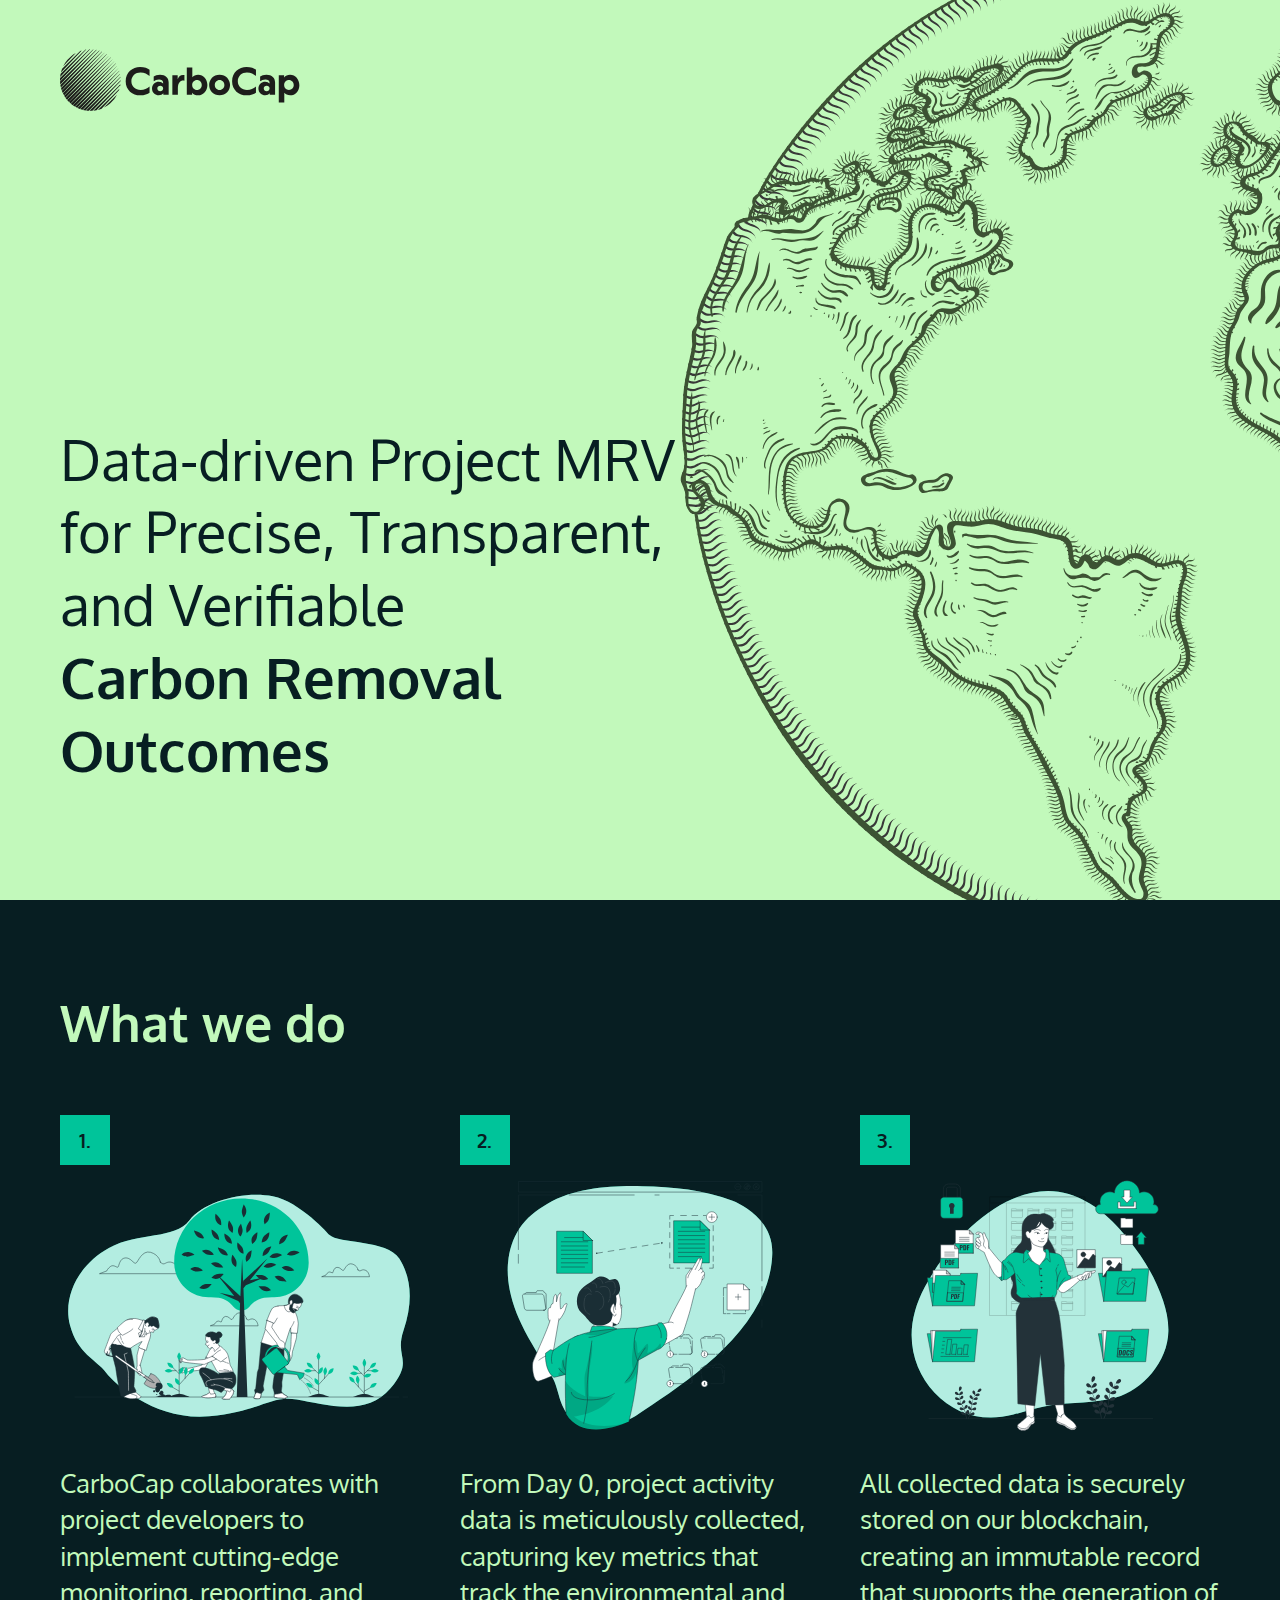
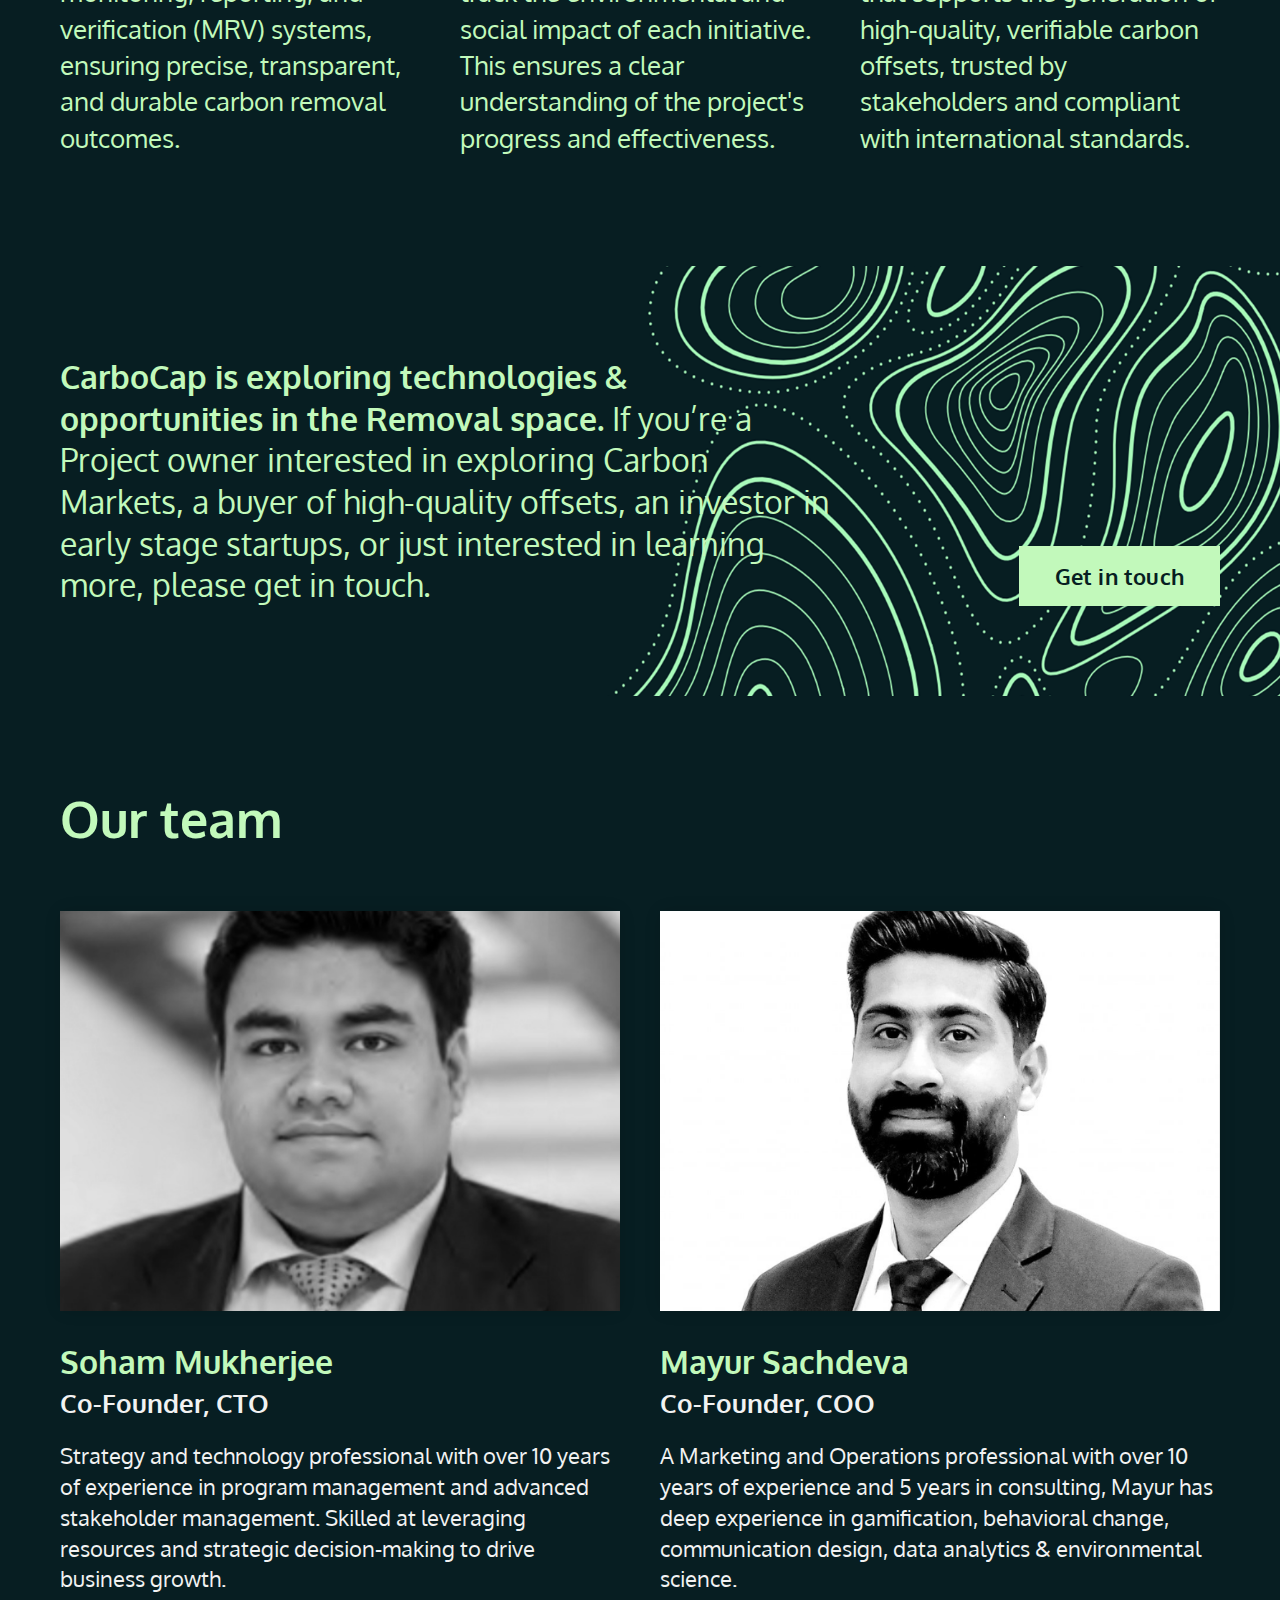
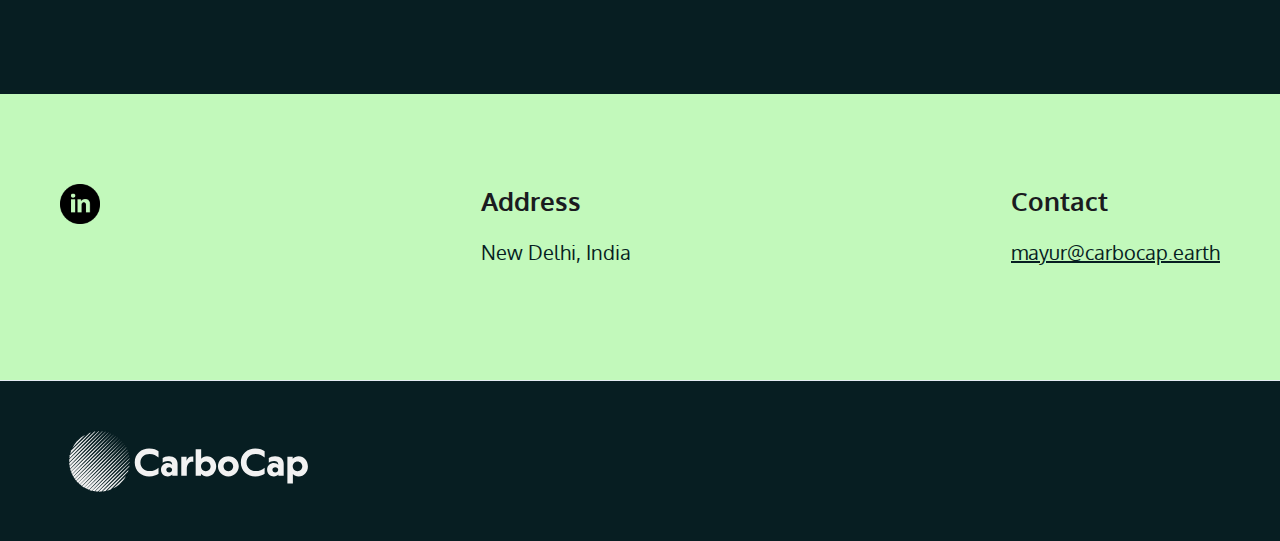
<file: index.html>
<!DOCTYPE html>
<html data-wf-domain="" data-wf-page="" data-wf-site=""
  lang="en"
  class="w-mod-js wf-montserrat-n7-active wf-montserrat-n2-active wf-montserrat-n5-active wf-montserrat-n4-active wf-montserrat-n9-active wf-montserrat-n1-active wf-montserrat-n6-active wf-montserrat-n3-active wf-montserrat-n8-active wf-montserrat-i5-active wf-montserrat-i4-active wf-montserrat-i6-active wf-montserrat-i9-active wf-montserrat-i8-active wf-montserrat-i1-active wf-montserrat-i7-active wf-montserrat-i2-active wf-montserrat-i3-active wf-inter-n2-active wf-inter-n5-active wf-inter-n8-active wf-inter-n6-active wf-inter-n4-active wf-inter-n9-active wf-inter-n1-active wf-inter-n3-active wf-inter-n7-active wf-poppins-n1-active wf-poppins-i1-active wf-poppins-n2-active wf-poppins-n3-active wf-poppins-i3-active wf-poppins-n4-active wf-poppins-i4-active wf-poppins-n5-active wf-poppins-i5-active wf-poppins-n6-active wf-poppins-i6-active wf-poppins-n7-active wf-poppins-i7-active wf-poppins-n8-active wf-poppins-i8-active wf-poppins-n9-active wf-poppins-i9-active wf-manrope-n6-active wf-manrope-n2-active wf-manrope-n3-active wf-manrope-n8-active wf-manrope-n4-active wf-manrope-n7-active wf-manrope-n5-active wf-poppins-i2-active wf-active"
  data-qb-installed="true">

<head>
  <meta http-equiv="Content-Type" content="text/html; charset=UTF-8">
  <style>
    .wf-force-outline-none[tabindex="-1"]:focus {
      outline: none;
    }
  </style>
  <title>CarboCap | Precision Carbon Removal Powered by MRV and Blockchain Integrity</title>
  <meta
    content="CarboCap is a climate innovation company transforming VCM through advanced MRV systems for transparent, measurable, and lasting carbon removal."
    name="description">
  <meta content="CarboCap – transparent, measurable, and lasting carbon removal through advanced MRV solutions."
    property="og:title">
  <meta
    content="CarboCap is a climate innovation company leveraging advanced MRV and restoration techniques to transform degraded landscapes into transparent, measurable, and lasting carbon sinks."
    property="og:description">
  <meta content="CarboCap – transparent, measurable, and lasting carbon removal through advanced MRV solutions."
    property="twitter:title">
  <meta
    content="CarboCap is a climate innovation company leveraging advanced MRV and restoration techniques to transform degraded landscapes into transparent, measurable, and lasting carbon sinks."
    property="twitter:description">
  <meta property="og:type" content="website">
  <meta content="summary_large_image" name="twitter:card">
  <meta content="width=device-width, initial-scale=1" name="viewport">
  <link href="./CarboCap_files/Carbocap.css" rel="stylesheet" type="text/css">
  <link href="https://fonts.googleapis.com/" rel="preconnect">
  <link href="https://fonts.gstatic.com/" rel="preconnect" crossorigin="anonymous">
  <script src="./CarboCap_files/webfont.js" type="text/javascript"></script>
  <link rel="stylesheet" href="./CarboCap_files/css" media="all">
  <script
    type="text/javascript">WebFont.load({ google: { families: ["Oxygen:300,300italic,400,400italic,700,700italic"] } });</script>
  <script
    type="text/javascript">!function (o, c) { var n = c.documentElement, t = " w-mod-"; n.className += t + "js", ("ontouchstart" in o || o.DocumentTouch && c instanceof DocumentTouch) && (n.className += t + "touch") }(window, document);</script>
  <link href="./CarboCap_files/Assets/CarboCap_favicon.png" rel="shortcut icon" type="image/x-icon">
  <link href="./CarboCap_files/Assets/CarboCap_icon256.png" rel="apple-touch-icon">
  
</head>

<body class="body">
  <div class="opening-page">
    <div data-collapse="medium" data-animation="default" data-duration="400" data-easing="ease" data-easing2="ease"
      data-doc-height="1" role="banner" class="navigation w-nav">
      <div class="navigation-wrap">
        <div class="menu">
          <a href="https://www.carbocap.earth/" aria-current="page" class="logo-link w-nav-brand w--current"
            aria-label="home">
            <img src="./CarboCap_files/6439c2254e6ca78550544a59_Logo.svg" loading="lazy" width="280"
              sizes="(max-width: 479px) 80vw, (max-width: 767px) 42vw, (max-width: 991px) 29vw, (max-width: 1279px) 240px, (max-width: 1439px) 260px, (max-width: 1919px) 280px, 320px"
              class="image-4">
          </a>
        </div>
      </div>
      <div class="w-nav-overlay" data-wf-ignore="" id="w-nav-overlay-0">
      </div>
    </div>
    <div class="intro">
      <div class="opening-text">
        <div class="intro-content cc-homepage">
          <div class="intro-text">
            <div class="h1">Data-driven Project MRV for Precise, Transparent, and Verifiable
              <span class="h1-bold">Carbon Removal Outcomes</span>
            </div>
          </div>
        </div>
      </div>
    </div>
  </div>
  <div class="_1-2-3">
    <div class="motto-wrap">
      <div class="h2-bold">What we do<br>
      </div>
    </div>
    <div class="container">
      <div class="column-wrap">
        <div class="columns w-row">
          <div class="column w-col w-col-4 w-col-small-4">
            <div>
              <div class="accent">1.
              </div>
            </div>
            <div class="image-1">
              <img src="./CarboCap_files/Assets/Page2_Picture_1.svg" loading="lazy">

            </div>
            <div>
              <div class="b2">CarboCap collaborates with project developers to implement cutting-edge monitoring,
                reporting, and verification (MRV) systems, ensuring precise, transparent, and durable carbon removal
                outcomes.</div>
            </div>
          </div>
          <div class="column w-col w-col-4 w-col-small-4">
            <div>
              <div>
                <div class="accent">2.
                </div>
              </div>
              <div class="image-2">
                <img src="./CarboCap_files/Assets/Page2_Pictures_2.svg" loading="lazy">

              </div>
              <div class="b2">From Day 0, project activity data is meticulously collected, capturing key metrics that
                track the environmental and social impact of each initiative. This ensures a clear understanding of the
                project's progress and effectiveness.</div>
            </div>
          </div>
          <div class="column-copy w-col w-col-4 w-col-small-4">
            <div>
              <div>
                <div class="accent">3.
                </div>
              </div>
              <div class="image-3">
                <img src="./CarboCap_files/Assets/Page2_Pictures_3.svg" loading="lazy">

              </div>
              <div class="b2">All collected data is securely stored on our blockchain, creating an immutable record that
                supports the generation of high-quality, verifiable carbon offsets, trusted by stakeholders and
                compliant with international standards.</div>
            </div>
          </div>
        </div>
      </div>
    </div>
  </div>
  <div class="cta-section">
    <div class="columns-2 w-row">
      <div class="column-3 w-col w-col-8 w-col-small-small-stack">
        <div class="b1"><span class="b1-bold">CarboCap is exploring technologies & opportunities in the Removal
            space.</span> If you’re a Project owner interested in exploring Carbon Markets, a buyer of high-quality
          offsets, an investor in early stage startups, or just interested in learning more, please get in touch.</div>
      </div>
      <div class="column-4 w-col w-col-4 w-col-small-small-stack">
        <a href="mailto:mayur@carbocap.earth" class="div-block-4 w-inline-block">
          <div class="button">Get in touch</div>
        </a>
      </div>
    </div>
  </div>
  <div class="meet-the-team">
    <div class="motto-wrap">
      <div class="h2-bold">Our team<br>
      </div>
    </div>
    <div class="section">
      <div class="w-row">
        <div class="column-10 w-col w-col-6 w-col-small-6">
          <div class="headshot-1"></div>
          <div class="h3-bold">Soham Mukherjee</div>
          <div class="h4-bold-blue">Co-Founder, CTO</div>
          <div class="b3-3">Strategy and technology professional with over 10 years of experience in program management
            and advanced stakeholder management. Skilled at leveraging resources and strategic decision-making to drive
            business growth.<br>
          </div>
        </div>
        <div class="column-9 w-col w-col-6 w-col-small-6">
          <div class="headshot"></div>
          <div class="h3-bold">Mayur Sachdeva</div>
          <div class="h4-bold-blue">Co-Founder, COO</div>
          <div class="b3-2">A Marketing and Operations professional with over 10 years of experience and 5 years in
            consulting, Mayur has deep experience in gamification, behavioral change, communication design, data
            analytics &amp; environmental science.<br>
          </div>
        </div>
      </div>
    </div>
  </div>
  <div class="adivsors">
    <div class="motto-wrap">
    </div>
    <div class="container">
    </div>
  </div>
  <section class="footer-dark">
    <div class="container-2">
      <div class="footer-wrapper">
        <div class="footer-block">
          <a href="https://www.linkedin.com/company/carbocapglobal/" target="_blank" class="w-inline-block">
            <img src="./CarboCap_files/6463cc34b878d9e9d779c693_linkedin_icon.png" loading="lazy" width="40"
              sizes="(max-width: 1279px) 40px, (max-width: 1439px) 3vw, 40px"></a></br></br>
          </a>
        </div>
        <div id="w-node-_61cbecc4-1383-bbdf-0843-17441489dd17-7cc109d2" class="footer-block">
          <div class="h4-bold">Address</div>
          <div class="b3-4">New Delhi, India</div>
        </div>
        <div class="footer-content">
          <div id="w-node-_61cbecc4-1383-bbdf-0843-17441489dd22-7cc109d2" class="footer-block">
            <div class="h4-bold">Contact</div>
            <a href="mailto:mayur@carbocap.earth" class="b3-4">mayur@carbocap.earth<br></a>
          </div>
        </div>
      </div>
    </div>
  </section>
  <div data-collapse="medium" data-animation="default" data-duration="400" data-easing="ease" data-easing2="ease"
    data-doc-height="1" role="banner" class="navigation w-nav">
    <div class="navigation-wrap">
      <div class="menu">
        <a href="https://www.carbocap.earth/" aria-current="page" class="logo-link w-nav-brand w--current"
          aria-label="home">
          <img src="./CarboCap_files/Logo_Final-02_white.svg" loading="lazy" width="180"
            sizes="(max-width: 479px) 80vw, (max-width: 767px) 42vw, (max-width: 991px) 29vw, (max-width: 1279px) 240px, (max-width: 1439px) 260px, (max-width: 1919px) 280px, 320px"
            class="image-4">
        </a>
      </div>
    </div>
    <div class="w-nav-overlay" data-wf-ignore="" id="w-nav-overlay-1">
    </div>
  </div>
  <script src="./CarboCap_files/jquery-3.5.1.min.dc5e7f18c8.js" type="text/javascript"
    integrity="sha256-9/aliU8dGd2tb6OSsuzixeV4y/faTqgFtohetphbbj0=" crossorigin="anonymous"></script>
  <script src="./CarboCap_files/webflow.b31824859.js" type="text/javascript"></script>
</body>

</html>
</file>
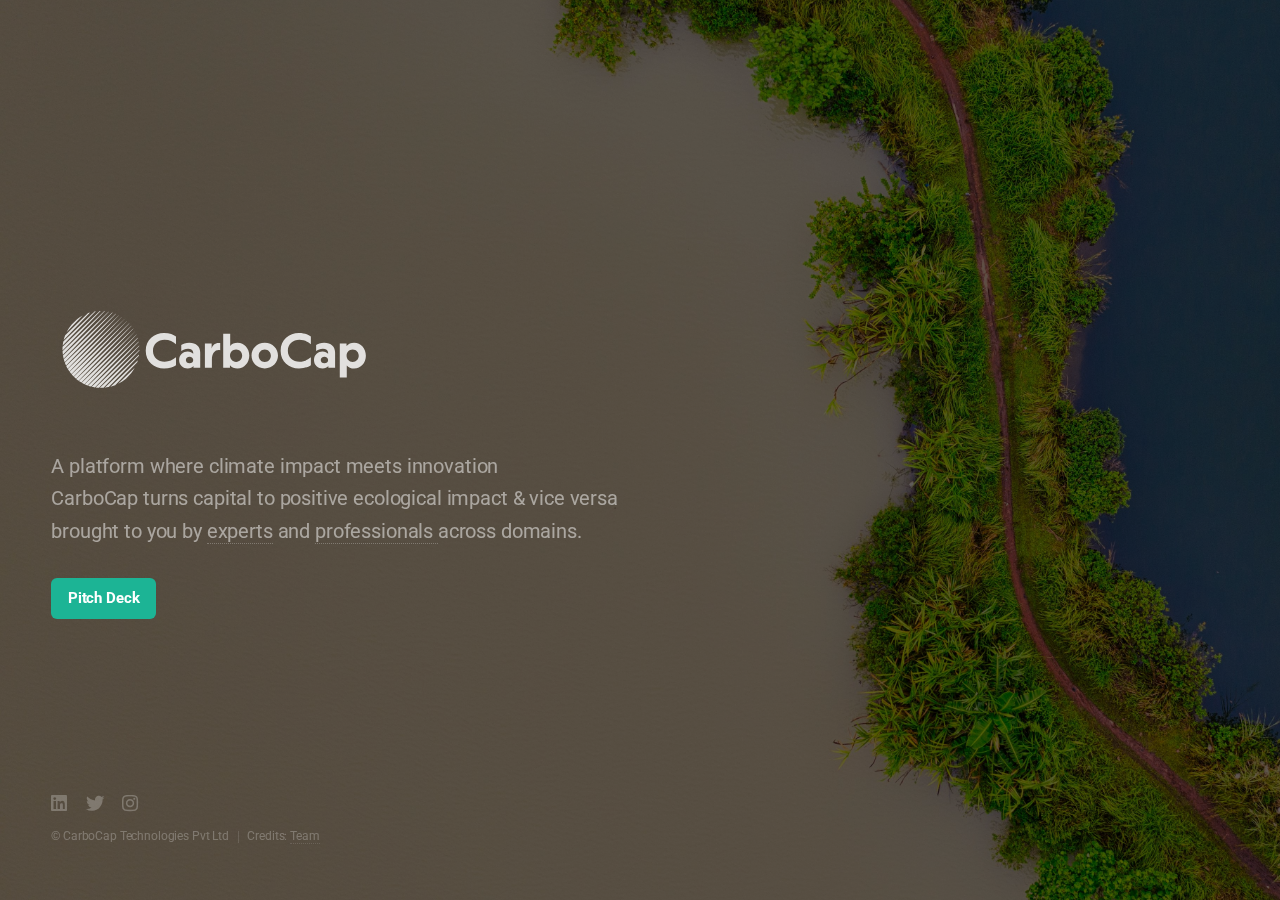
<file: OLD/index.html>
<!DOCTYPE HTML>
<!--
	Eventually by HTML5 UP
	html5up.net | @ajlkn
	Free for personal and commercial use under the CCA 3.0 license (html5up.net/license)
-->
<html>
	<head>
		<title>CarboCap</title>
    <link rel="apple-touch-icon" sizes="180x180" href="/logo/apple-touch-icon.png">
    <link rel="icon" type="image/png" sizes="32x32" href="/logo/favicon-32x32.png">
    <link rel="icon" type="image/png" sizes="16x16" href="/logo/favicon-16x16.png">
    <link rel="manifest" href="/logo/site.webmanifest">
    <link rel="mask-icon" href="/logo/safari-pinned-tab.svg" color="#5bbad5">
    <link rel="shortcut icon" href="/logo/favicon.ico">
    <meta name="msapplication-TileColor" content="#da532c">
    <meta name="msapplication-config" content="/logo/browserconfig.xml">
    <meta name="theme-color" content="#ffffff">
		<meta charset="utf-8" />
		<meta name="viewport" content="width=device-width, initial-scale=1, user-scalable=no" />
		<link rel="stylesheet" href="assets/css/main.css" />
    <!-- TradingView Widget BEGIN -->
<div class="tradingview-widget-container">
	<div class="tradingview-widget-container__widget"></div>
	<script type="text/javascript" src="https://s3.tradingview.com/external-embedding/embed-widget-ticker-tape.js" async>
	{
	"symbols": [
	  {
		"description": "CARBON STRAT ETF",
		"proName": "AMEX:KARB"
	  },
	  {
		"description": "S&P BSE CARBON INDEX",
		"proName": "BSE:CARBONEX"
	  },
    {
		"description": "ICE GLOBAL CARBON INDEX",
		"proName": "ICEEUR:CO21!"
	  },
	  {
		"description": "CCT CARBON CREDIT",
		"proName": "MEXC:CCTUSDC"
	  },
    {
      "description": "MOSS CARBON CREDIT",
      "proName": "UNISWAP3POLYGON:MCO2USDC"
    },
    {
      "description": "KLIMADAO ",
      "proName": "GATEIO:KLIMAUSDT"
    },
	  {
		"description": "NTRL CARBON STRATEGY",
		"proName": "AMEX:NTRL"
	  },
	  {
		"description": "ALGORAND",
		"proName": "COINBASE:ALGOUSD"
	  },
    {
		"proName": "FOREXCOM:SPXUSD",
		"title": "S&P 500"
	  },
	  {
		"description": "SENSEX",
		"proName": "BSE:SENSEX"
	  },
    {
		"description": "NIFTY",
		"proName": "NSE:NIFTY"
	  }
	],
	"showSymbolLogo": true,
	"isTransparent": true,
  "largeChartUrl": "https://carbocap.earth",
	"displayMode": "adaptive",
	"colorTheme": "dark",
	"locale": "in"
  }
	</script>
  </div>
  <!-- TradingView Widget END -->
	</head>
	<body class="is-preload">

		<!-- Header -->
			<header id="header">
				
				<h1><!--?xml version="1.0" encoding="UTF-8"?-->
					<svg id="uuid-c2124c49-0fb5-41ad-94b9-e852049b45c9" data-name="Layer 1" xmlns="http://www.w3.org/2000/svg" viewBox="0 0 2202.77 806.61" width="330.4155029296875" height="120.9914978027344">
					  <defs>
						<style>
						  .uuid-ee8473cd-a674-4998-a122-2a989c0ab1ab {
							fill: #ffffffd3;
						  }
						  /***************************************************
              * Generated by SVG Artista on 11/28/2023, 10:19:15 AM
              * MIT license (https://opensource.org/licenses/MIT)
              * W. https://svgartista.net
              **************************************************/

              @-webkit-keyframes animate-svg-fill-1 {
                0% {
                  fill: transparent;
                }

                100% {
                  fill: #ffffffd3;
                }
              }

              @keyframes animate-svg-fill-1 {
                0% {
                  fill: transparent;
                }

                100% {
                  fill: #ffffffd3;
                }
              }

              .svg-elem-1 {
                -webkit-animation: animate-svg-fill-1 0.3s ease 0.3s both;
                        animation: animate-svg-fill-1 0.3s ease 0.3s both;
              }

              @-webkit-keyframes animate-svg-fill-2 {
                0% {
                  fill: transparent;
                }

                100% {
                  fill: #ffffffd3;
                }
              }

              @keyframes animate-svg-fill-2 {
                0% {
                  fill: transparent;
                }

                100% {
                  fill: #ffffffd3;
                }
              }

              .svg-elem-2 {
                -webkit-animation: animate-svg-fill-2 0.3s ease 0.4s both;
                        animation: animate-svg-fill-2 0.3s ease 0.4s both;
              }

              @-webkit-keyframes animate-svg-fill-3 {
                0% {
                  fill: transparent;
                }

                100% {
                  fill: #ffffffd3;
                }
              }

              @keyframes animate-svg-fill-3 {
                0% {
                  fill: transparent;
                }

                100% {
                  fill: #ffffffd3;
                }
              }

              .svg-elem-3 {
                -webkit-animation: animate-svg-fill-3 0.3s ease 0.5s both;
                        animation: animate-svg-fill-3 0.3s ease 0.5s both;
              }

              @-webkit-keyframes animate-svg-fill-4 {
                0% {
                  fill: transparent;
                }

                100% {
                  fill: #ffffffd3;
                }
              }

              @keyframes animate-svg-fill-4 {
                0% {
                  fill: transparent;
                }

                100% {
                  fill: #ffffffd3;
                }
              }

              .svg-elem-4 {
                -webkit-animation: animate-svg-fill-4 0.3s ease 0.6000000000000001s both;
                        animation: animate-svg-fill-4 0.3s ease 0.6000000000000001s both;
              }

              @-webkit-keyframes animate-svg-fill-5 {
                0% {
                  fill: transparent;
                }

                100% {
                  fill: #ffffffd3;
                }
              }

              @keyframes animate-svg-fill-5 {
                0% {
                  fill: transparent;
                }

                100% {
                  fill: #ffffffd3;
                }
              }

              .svg-elem-5 {
                -webkit-animation: animate-svg-fill-5 0.3s ease 0.7s both;
                        animation: animate-svg-fill-5 0.3s ease 0.7s both;
              }

              @-webkit-keyframes animate-svg-fill-6 {
                0% {
                  fill: transparent;
                }

                100% {
                  fill: #ffffffd3;
                }
              }

              @keyframes animate-svg-fill-6 {
                0% {
                  fill: transparent;
                }

                100% {
                  fill: #ffffffd3;
                }
              }

              .svg-elem-6 {
                -webkit-animation: animate-svg-fill-6 0.3s ease 0.8s both;
                        animation: animate-svg-fill-6 0.3s ease 0.8s both;
              }

              @-webkit-keyframes animate-svg-fill-7 {
                0% {
                  fill: transparent;
                }

                100% {
                  fill: #ffffffd3;
                }
              }

              @keyframes animate-svg-fill-7 {
                0% {
                  fill: transparent;
                }

                100% {
                  fill: #ffffffd3;
                }
              }

              .svg-elem-7 {
                -webkit-animation: animate-svg-fill-7 0.3s ease 0.9000000000000001s both;
                        animation: animate-svg-fill-7 0.3s ease 0.9000000000000001s both;
              }

              @-webkit-keyframes animate-svg-fill-8 {
                0% {
                  fill: transparent;
                }

                100% {
                  fill: #ffffffd3;
                }
              }

              @keyframes animate-svg-fill-8 {
                0% {
                  fill: transparent;
                }

                100% {
                  fill: #ffffffd3;
                }
              }

              .svg-elem-8 {
                -webkit-animation: animate-svg-fill-8 0.3s ease 1s both;
                        animation: animate-svg-fill-8 0.3s ease 1s both;
              }

              @-webkit-keyframes animate-svg-fill-9 {
                0% {
                  fill: transparent;
                }

                100% {
                  fill: #ffffffd3;
                }
              }

              @keyframes animate-svg-fill-9 {
                0% {
                  fill: transparent;
                }

                100% {
                  fill: #ffffffd3;
                }
              }

              .svg-elem-9 {
                -webkit-animation: animate-svg-fill-9 0.3s ease 1.1s both;
                        animation: animate-svg-fill-9 0.3s ease 1.1s both;
              }

              @-webkit-keyframes animate-svg-fill-10 {
                0% {
                  fill: transparent;
                }

                100% {
                  fill: #ffffffd3;
                }
              }

              @keyframes animate-svg-fill-10 {
                0% {
                  fill: transparent;
                }

                100% {
                  fill: #ffffffd3;
                }
              }

              .svg-elem-10 {
                -webkit-animation: animate-svg-fill-10 0.3s ease 1.2s both;
                        animation: animate-svg-fill-10 0.3s ease 1.2s both;
              }

              @-webkit-keyframes animate-svg-fill-11 {
                0% {
                  fill: transparent;
                }

                100% {
                  fill: #ffffffd3;
                }
              }

              @keyframes animate-svg-fill-11 {
                0% {
                  fill: transparent;
                }

                100% {
                  fill: #ffffffd3;
                }
              }

              .svg-elem-11 {
                -webkit-animation: animate-svg-fill-11 0.3s ease 1.3s both;
                        animation: animate-svg-fill-11 0.3s ease 1.3s both;
              }

              @-webkit-keyframes animate-svg-fill-12 {
                0% {
                  fill: transparent;
                }

                100% {
                  fill: #ffffffd3;
                }
              }

              @keyframes animate-svg-fill-12 {
                0% {
                  fill: transparent;
                }

                100% {
                  fill: #ffffffd3;
                }
              }

              .svg-elem-12 {
                -webkit-animation: animate-svg-fill-12 0.3s ease 1.4000000000000001s both;
                        animation: animate-svg-fill-12 0.3s ease 1.4000000000000001s both;
              }

              @-webkit-keyframes animate-svg-fill-13 {
                0% {
                  fill: transparent;
                }

                100% {
                  fill: #ffffffd3;
                }
              }

              @keyframes animate-svg-fill-13 {
                0% {
                  fill: transparent;
                }

                100% {
                  fill: #ffffffd3;
                }
              }

              .svg-elem-13 {
                -webkit-animation: animate-svg-fill-13 0.3s ease 1.5000000000000002s both;
                        animation: animate-svg-fill-13 0.3s ease 1.5000000000000002s both;
              }

              @-webkit-keyframes animate-svg-fill-14 {
                0% {
                  fill: transparent;
                }

                100% {
                  fill: #ffffffd3;
                }
              }

              @keyframes animate-svg-fill-14 {
                0% {
                  fill: transparent;
                }

                100% {
                  fill: #ffffffd3;
                }
              }

              .svg-elem-14 {
                -webkit-animation: animate-svg-fill-14 0.3s ease 1.6s both;
                        animation: animate-svg-fill-14 0.3s ease 1.6s both;
              }

              @-webkit-keyframes animate-svg-fill-15 {
                0% {
                  fill: transparent;
                }

                100% {
                  fill: #ffffffd3;
                }
              }

              @keyframes animate-svg-fill-15 {
                0% {
                  fill: transparent;
                }

                100% {
                  fill: #ffffffd3;
                }
              }

              .svg-elem-15 {
                -webkit-animation: animate-svg-fill-15 0.3s ease 1.7000000000000002s both;
                        animation: animate-svg-fill-15 0.3s ease 1.7000000000000002s both;
              }

              @-webkit-keyframes animate-svg-fill-16 {
                0% {
                  fill: transparent;
                }

                100% {
                  fill: #ffffffd3;
                }
              }

              @keyframes animate-svg-fill-16 {
                0% {
                  fill: transparent;
                }

                100% {
                  fill: #ffffffd3;
                }
              }

              .svg-elem-16 {
                -webkit-animation: animate-svg-fill-16 0.3s ease 1.8s both;
                        animation: animate-svg-fill-16 0.3s ease 1.8s both;
              }

              @-webkit-keyframes animate-svg-fill-17 {
                0% {
                  fill: transparent;
                }

                100% {
                  fill: #ffffffd3;
                }
              }

              @keyframes animate-svg-fill-17 {
                0% {
                  fill: transparent;
                }

                100% {
                  fill: #ffffffd3;
                }
              }

              .svg-elem-17 {
                -webkit-animation: animate-svg-fill-17 0.3s ease 1.9000000000000001s both;
                        animation: animate-svg-fill-17 0.3s ease 1.9000000000000001s both;
              }

              @-webkit-keyframes animate-svg-fill-18 {
                0% {
                  fill: transparent;
                }

                100% {
                  fill: #ffffffd3;
                }
              }

              @keyframes animate-svg-fill-18 {
                0% {
                  fill: transparent;
                }

                100% {
                  fill: #ffffffd3;
                }
              }

              .svg-elem-18 {
                -webkit-animation: animate-svg-fill-18 0.3s ease 2s both;
                        animation: animate-svg-fill-18 0.3s ease 2s both;
              }

              @-webkit-keyframes animate-svg-fill-19 {
                0% {
                  fill: transparent;
                }

                100% {
                  fill: #ffffffd3;
                }
              }

              @keyframes animate-svg-fill-19 {
                0% {
                  fill: transparent;
                }

                100% {
                  fill: #ffffffd3;
                }
              }

              .svg-elem-19 {
                -webkit-animation: animate-svg-fill-19 0.3s ease 2.1s both;
                        animation: animate-svg-fill-19 0.3s ease 2.1s both;
              }

              @-webkit-keyframes animate-svg-fill-20 {
                0% {
                  fill: transparent;
                }

                100% {
                  fill: #ffffffd3;
                }
              }

              @keyframes animate-svg-fill-20 {
                0% {
                  fill: transparent;
                }

                100% {
                  fill: #ffffffd3;
                }
              }

              .svg-elem-20 {
                -webkit-animation: animate-svg-fill-20 0.3s ease 2.2s both;
                        animation: animate-svg-fill-20 0.3s ease 2.2s both;
              }

              @-webkit-keyframes animate-svg-fill-21 {
                0% {
                  fill: transparent;
                }

                100% {
                  fill: #ffffffd3;
                }
              }

              @keyframes animate-svg-fill-21 {
                0% {
                  fill: transparent;
                }

                100% {
                  fill: #ffffffd3;
                }
              }

              .svg-elem-21 {
                -webkit-animation: animate-svg-fill-21 0.3s ease 2.3s both;
                        animation: animate-svg-fill-21 0.3s ease 2.3s both;
              }

              @-webkit-keyframes animate-svg-fill-22 {
                0% {
                  fill: transparent;
                }

                100% {
                  fill: #ffffffd3;
                }
              }

              @keyframes animate-svg-fill-22 {
                0% {
                  fill: transparent;
                }

                100% {
                  fill: #ffffffd3;
                }
              }

              .svg-elem-22 {
                -webkit-animation: animate-svg-fill-22 0.3s ease 2.4s both;
                        animation: animate-svg-fill-22 0.3s ease 2.4s both;
              }

              @-webkit-keyframes animate-svg-fill-23 {
                0% {
                  fill: transparent;
                }

                100% {
                  fill: #ffffffd3;
                }
              }

              @keyframes animate-svg-fill-23 {
                0% {
                  fill: transparent;
                }

                100% {
                  fill: #ffffffd3;
                }
              }

              .svg-elem-23 {
                -webkit-animation: animate-svg-fill-23 0.3s ease 2.5s both;
                        animation: animate-svg-fill-23 0.3s ease 2.5s both;
              }

              @-webkit-keyframes animate-svg-fill-24 {
                0% {
                  fill: transparent;
                }

                100% {
                  fill: #ffffffd3;
                }
              }

              @keyframes animate-svg-fill-24 {
                0% {
                  fill: transparent;
                }

                100% {
                  fill: #ffffffd3;
                }
              }

              .svg-elem-24 {
                -webkit-animation: animate-svg-fill-24 0.3s ease 2.6s both;
                        animation: animate-svg-fill-24 0.3s ease 2.6s both;
              }

              @-webkit-keyframes animate-svg-fill-25 {
                0% {
                  fill: transparent;
                }

                100% {
                  fill: #ffffffd3;
                }
              }

              @keyframes animate-svg-fill-25 {
                0% {
                  fill: transparent;
                }

                100% {
                  fill: #ffffffd3;
                }
              }

              .svg-elem-25 {
                -webkit-animation: animate-svg-fill-25 0.3s ease 2.7s both;
                        animation: animate-svg-fill-25 0.3s ease 2.7s both;
              }

              @-webkit-keyframes animate-svg-fill-26 {
                0% {
                  fill: transparent;
                }

                100% {
                  fill: #ffffffd3;
                }
              }

              @keyframes animate-svg-fill-26 {
                0% {
                  fill: transparent;
                }

                100% {
                  fill: #ffffffd3;
                }
              }

              .svg-elem-26 {
                -webkit-animation: animate-svg-fill-26 0.3s ease 2.8s both;
                        animation: animate-svg-fill-26 0.3s ease 2.8s both;
              }

              @-webkit-keyframes animate-svg-fill-27 {
                0% {
                  fill: transparent;
                }

                100% {
                  fill: #ffffffd3;
                }
              }

              @keyframes animate-svg-fill-27 {
                0% {
                  fill: transparent;
                }

                100% {
                  fill: #ffffffd3;
                }
              }

              .svg-elem-27 {
                -webkit-animation: animate-svg-fill-27 0.3s ease 2.9s both;
                        animation: animate-svg-fill-27 0.3s ease 2.9s both;
              }

              @-webkit-keyframes animate-svg-fill-28 {
                0% {
                  fill: transparent;
                }

                100% {
                  fill: #ffffffd3;
                }
              }

              @keyframes animate-svg-fill-28 {
                0% {
                  fill: transparent;
                }

                100% {
                  fill: #ffffffd3;
                }
              }

              .svg-elem-28 {
                -webkit-animation: animate-svg-fill-28 0.3s ease 3s both;
                        animation: animate-svg-fill-28 0.3s ease 3s both;
              }

              @-webkit-keyframes animate-svg-fill-29 {
                0% {
                  fill: transparent;
                }

                100% {
                  fill: #ffffffd3;
                }
              }

              @keyframes animate-svg-fill-29 {
                0% {
                  fill: transparent;
                }

                100% {
                  fill: #ffffffd3;
                }
              }

              .svg-elem-29 {
                -webkit-animation: animate-svg-fill-29 0.3s ease 3.1s both;
                        animation: animate-svg-fill-29 0.3s ease 3.1s both;
              }

              @-webkit-keyframes animate-svg-fill-30 {
                0% {
                  fill: transparent;
                }

                100% {
                  fill: #ffffffd3;
                }
              }

              @keyframes animate-svg-fill-30 {
                0% {
                  fill: transparent;
                }

                100% {
                  fill: #ffffffd3;
                }
              }

              .svg-elem-30 {
                -webkit-animation: animate-svg-fill-30 0.3s ease 3.2s both;
                        animation: animate-svg-fill-30 0.3s ease 3.2s both;
              }

              @-webkit-keyframes animate-svg-fill-31 {
                0% {
                  fill: transparent;
                }

                100% {
                  fill: #ffffffd3;
                }
              }

              @keyframes animate-svg-fill-31 {
                0% {
                  fill: transparent;
                }

                100% {
                  fill: #ffffffd3;
                }
              }

              .svg-elem-31 {
                -webkit-animation: animate-svg-fill-31 0.3s ease 3.3s both;
                        animation: animate-svg-fill-31 0.3s ease 3.3s both;
              }

              @-webkit-keyframes animate-svg-fill-32 {
                0% {
                  fill: transparent;
                }

                100% {
                  fill: #ffffffd3;
                }
              }

              @keyframes animate-svg-fill-32 {
                0% {
                  fill: transparent;
                }

                100% {
                  fill: #ffffffd3;
                }
              }

              .svg-elem-32 {
                -webkit-animation: animate-svg-fill-32 0.3s ease 3.4s both;
                        animation: animate-svg-fill-32 0.3s ease 3.4s both;
              }

						  
						</style>
					  </defs>
					  <g>
						<path class="uuid-ee8473cd-a674-4998-a122-2a989c0ab1ab svg-elem-1" d="m123.19,549.94L472.35,187.15c-.31-.2-.61-.4-.92-.6L112.12,532.77c3.47,5.88,7.16,11.6,11.07,17.17h0Z"></path>
						<path class="uuid-ee8473cd-a674-4998-a122-2a989c0ab1ab svg-elem-2" d="m184.47,611.67l351.83-365.56c-.19-.25-.38-.5-.58-.74l-367.27,353.89c5.17,4.34,10.52,8.48,16.02,12.41h0Z"></path>
						<path class="uuid-ee8473cd-a674-4998-a122-2a989c0ab1ab svg-elem-3" d="m222.99,634.35l337.41-350.59c-.21-.4-.42-.8-.63-1.19l-355.07,342.14c5.95,3.45,12.05,6.67,18.29,9.64h0Z"></path>
						<path class="uuid-ee8473cd-a674-4998-a122-2a989c0ab1ab svg-elem-4" d="m203.03,623.74l346.01-359.52c-.2-.31-.4-.61-.6-.92l-362.57,349.37c5.56,3.91,11.28,7.61,17.16,11.08h0Z"></path>
						<path class="uuid-ee8473cd-a674-4998-a122-2a989c0ab1ab svg-elem-5" d="m111.15,531.1L453.08,175.82c-.4-.21-.8-.42-1.19-.63L101.51,512.81c2.97,6.24,6.19,12.35,9.64,18.3h0Z"></path>
						<path class="uuid-ee8473cd-a674-4998-a122-2a989c0ab1ab svg-elem-6" d="m79.26,438.84L359.72,147.43c-1.31-.14-2.63-.26-3.95-.38L77.04,415.62c.39,7.84,1.13,15.58,2.21,23.22h0Z"></path>
						<path class="uuid-ee8473cd-a674-4998-a122-2a989c0ab1ab svg-elem-7" d="m77.93,377.51l220.52-229.13c-2.68.36-5.34.76-7.99,1.21l-208.44,200.85c-1.83,8.86-3.2,17.9-4.09,27.07h0Z"></path>
						<path class="uuid-ee8473cd-a674-4998-a122-2a989c0ab1ab svg-elem-8" d="m100.55,510.77L432.37,165.99c-.53-.22-1.05-.44-1.58-.66L92.47,491.33c2.43,6.61,5.13,13.09,8.08,19.43h0Z"></path>
						<path class="uuid-ee8473cd-a674-4998-a122-2a989c0ab1ab svg-elem-9" d="m333.12,659.16c5.85,0,11.66-.2,17.42-.59l238.86-248.19c.05-1.83.09-3.67.11-5.51l-263.79,254.18c2.46.07,4.92.11,7.4.11h0Z"></path>
						<path class="uuid-ee8473cd-a674-4998-a122-2a989c0ab1ab svg-elem-10" d="m84.6,339.23l175.86-182.73c-4.32,1.27-8.59,2.66-12.81,4.15l-152.95,147.38c-4.01,10.1-7.39,20.52-10.1,31.2h0Z"></path>
						<path class="uuid-ee8473cd-a674-4998-a122-2a989c0ab1ab svg-elem-11" d="m84.34,464.91L385.96,151.52c-.96-.2-1.92-.4-2.88-.59L79.89,443.07c1.17,7.39,2.66,14.68,4.44,21.84h0Z"></path>
						<path class="uuid-ee8473cd-a674-4998-a122-2a989c0ab1ab svg-elem-12" d="m91.54,488.78L410.07,157.82c-.71-.22-1.42-.44-2.13-.66L85.17,468.17c1.84,6.99,3.97,13.86,6.37,20.6h0Z"></path>
						<path class="uuid-ee8473cd-a674-4998-a122-2a989c0ab1ab svg-elem-13" d="m385.25,653.85l200.73-208.57c.44-2.65.84-5.31,1.21-7.99l-228.99,220.65c9.17-.89,18.19-2.26,27.05-4.09h0Z"></path>
						<path class="uuid-ee8473cd-a674-4998-a122-2a989c0ab1ab svg-elem-14" d="m151.27,583.47L506.89,213.97c-.21-.2-.42-.39-.64-.59l-368.64,355.21c4.36,5.14,8.92,10.1,13.66,14.87h0Z"></path>
						<path class="uuid-ee8473cd-a674-4998-a122-2a989c0ab1ab svg-elem-15" d="m136.58,567.38L490.27,199.89c-.25-.19-.49-.39-.74-.58L124.18,551.34c3.93,5.51,8.06,10.86,12.4,16.03h0Z"></path>
						<path class="uuid-ee8473cd-a674-4998-a122-2a989c0ab1ab svg-elem-16" d="m427.64,641.16l147.29-153.04c1.49-4.22,2.88-8.5,4.15-12.82l-182.62,175.97c10.68-2.71,21.09-6.1,31.18-10.11h0Z"></path>
						<path class="uuid-ee8473cd-a674-4998-a122-2a989c0ab1ab svg-elem-17" d="m152.37,584.57c4.77,4.75,9.73,9.31,14.86,13.67l355-368.86c-.19-.21-.39-.42-.59-.64l-369.28,355.83h0Z"></path>
						<path class="uuid-ee8473cd-a674-4998-a122-2a989c0ab1ab svg-elem-18" d="m76.72,402.61c0,2.48.04,4.95.11,7.4l254.03-263.94c-1.84.02-3.68.05-5.51.11l-248.04,239c-.39,5.76-.59,11.57-.59,17.43h0Z"></path>
						<path class="uuid-ee8473cd-a674-4998-a122-2a989c0ab1ab svg-elem-19" d="m138.2,235.93c-13.56,15.85-25.21,33.38-34.62,52.23l106.56-110.72c-12.73,6.97-24.8,15-36.1,23.96l-35.84,34.54h0Z"></path>
						<path class="uuid-ee8473cd-a674-4998-a122-2a989c0ab1ab svg-elem-20" d="m244.45,643.4l325.8-338.52c-.22-.53-.44-1.06-.66-1.58l-344.57,332.02c6.34,2.95,12.82,5.65,19.42,8.09h0Z"></path>
						<path class="uuid-ee8473cd-a674-4998-a122-2a989c0ab1ab svg-elem-21" d="m499.7,597.64l34.52-35.86c8.95-11.31,16.97-23.39,23.94-36.12l-110.66,106.63c18.84-9.41,36.35-21.08,52.2-34.64h0Z"></path>
						<path class="uuid-ee8473cd-a674-4998-a122-2a989c0ab1ab svg-elem-22" d="m320.11,658.84l268.42-278.89c-.12-1.32-.24-2.64-.38-3.95l-291.24,280.63c7.63,1.08,15.37,1.82,23.2,2.22h0Z"></path>
						<path class="uuid-ee8473cd-a674-4998-a122-2a989c0ab1ab svg-elem-23" d="m267.59,650.7l310.83-322.96c-.22-.71-.43-1.42-.66-2.13l-330.76,318.71c6.74,2.4,13.61,4.53,20.59,6.37h0Z"></path>
						<path class="uuid-ee8473cd-a674-4998-a122-2a989c0ab1ab svg-elem-24" d="m270.85,651.54c7.16,1.79,14.45,3.27,21.83,4.45l291.96-303.36c-.19-.96-.39-1.93-.59-2.89l-313.21,301.8h0Z"></path>
					  </g>
					  <g>
						<path class="uuid-ee8473cd-a674-4998-a122-2a989c0ab1ab svg-elem-25" d="m631.61,412.14c0-73.8,57.29-118.31,121.55-118.31,38.36,0,63.93,11.65,80.12,22.5v52.12c-19.58-15.38-42.08-29.29-76.39-29.29-42.57,0-77.04,28.32-77.04,72.99s33.83,72.67,77.69,72.67c32.05,0,53.25-11.98,75.75-29.29v52.12c-15.86,10.68-42.24,22.5-79.63,22.5-64.9,0-122.04-44.51-122.04-117.99Z"></path>
						<path class="uuid-ee8473cd-a674-4998-a122-2a989c0ab1ab svg-elem-26" d="m854.16,473.48c0-36.58,28.49-56.65,56.97-56.65,17.16,0,29.13,6.96,37.23,15.38l-.16-6.96c-.32-17.8-14.24-26.71-34.8-26.71-18.61,0-34.31,7.61-44.99,14.89v-39.82c9.71-6.8,30.27-15.05,53.57-15.05,46.13,0,72.83,25.73,72.83,65.23v101.48h-44.99v-11.65c-8.25,8.9-21.04,16.51-38.68,16.51-28.49,0-56.97-20.07-56.97-56.65Zm94.04,0c0-13.92-10.68-22.33-24.28-22.33-14.89,0-24.76,9.23-24.76,22.33s9.87,22.33,24.76,22.33c13.6,0,24.28-8.58,24.28-22.33Z"></path>
						<path class="uuid-ee8473cd-a674-4998-a122-2a989c0ab1ab svg-elem-27" d="m1026.04,363.42h44.99v33.34c5.67-20.56,21.04-36.9,45.97-36.9,3.72,0,8.09.32,11.01.97v46.94c-2.91-.81-6.15-1.29-10.2-1.29-25.25,0-45.16,22.01-45.16,63.77v55.03h-46.61v-161.85Z"></path>
						<path class="uuid-ee8473cd-a674-4998-a122-2a989c0ab1ab svg-elem-28" d="m1194.69,379.28c10.36-12.62,28.16-20.72,49.2-20.72,44.99,0,78.17,38.68,78.17,84.97s-32.86,86.59-78.5,86.59c-20.56,0-39.01-7.77-50.5-22.01v17.16h-44.99v-226.59h46.61v80.6Zm79.79,64.9c0-22.17-16.35-41.43-40.46-41.43s-40.62,19.42-40.62,41.43,16.35,41.76,40.62,41.76,40.46-19.26,40.46-41.76Z"></path>
						<path class="uuid-ee8473cd-a674-4998-a122-2a989c0ab1ab svg-elem-29" d="m1336.96,444.18c0-44.99,34.8-85.62,88.21-85.62s88.21,40.62,88.21,85.62-34.8,85.94-88.21,85.94-88.21-40.62-88.21-85.94Zm128.83.16c0-22.01-16.35-41.6-40.62-41.6s-40.62,19.58-40.62,41.6,16.35,41.6,40.62,41.6,40.62-19.58,40.62-41.6Z"></path>
						<path class="uuid-ee8473cd-a674-4998-a122-2a989c0ab1ab svg-elem-30" d="m1530.85,412.14c0-73.8,57.29-118.31,121.55-118.31,38.36,0,63.93,11.65,80.12,22.5v52.12c-19.58-15.38-42.08-29.29-76.39-29.29-42.57,0-77.04,28.32-77.04,72.99s33.83,72.67,77.69,72.67c32.05,0,53.25-11.98,75.75-29.29v52.12c-15.86,10.68-42.24,22.5-79.63,22.5-64.9,0-122.03-44.51-122.03-117.99Z"></path>
						<path class="uuid-ee8473cd-a674-4998-a122-2a989c0ab1ab svg-elem-31" d="m1753.39,473.48c0-36.58,28.49-56.65,56.97-56.65,17.16,0,29.13,6.96,37.23,15.38l-.16-6.96c-.32-17.8-14.24-26.71-34.8-26.71-18.61,0-34.31,7.61-44.99,14.89v-39.82c9.71-6.8,30.27-15.05,53.57-15.05,46.13,0,72.83,25.73,72.83,65.23v101.48h-44.99v-11.65c-8.25,8.9-21.04,16.51-38.68,16.51-28.49,0-56.97-20.07-56.97-56.65Zm94.03,0c0-13.92-10.68-22.33-24.28-22.33-14.89,0-24.76,9.23-24.76,22.33s9.87,22.33,24.76,22.33c13.6,0,24.28-8.58,24.28-22.33Z"></path>
						<path class="uuid-ee8473cd-a674-4998-a122-2a989c0ab1ab svg-elem-32" d="m1925.28,590.01v-226.59h44.99v17.16c11.49-14.24,29.94-22.01,50.5-22.01,45.64,0,78.5,39.65,78.5,86.59s-33.18,84.97-78.17,84.97c-21.04,0-38.84-8.09-49.2-20.72v80.6h-46.61Zm45.32-145.5c0,22.01,16.35,41.43,40.62,41.43s40.46-19.26,40.46-41.43-16.35-41.76-40.46-41.76-40.62,19.26-40.62,41.76Z"></path>
					  </g>
					</svg></h1>
				<p>A platform where climate impact meets innovation<br />
				CarboCap turns capital to positive ecological impact & vice versa <br />
				brought to you by <a href="https://www.linkedin.com/in/mayursachdeva26/">experts</a> and <a href="https://www.linkedin.com/in/soham-mukherjee/">professionals </a>across domains.</p>
			</header>

		<!-- Signup Form -->
			<form id="signup-form" method="post" action="">
        <input type="submit" value="Pitch Deck" id="submitBtn"/>
<script>
  document.getElementById("submitBtn").addEventListener("click", myFunction);  
  function myFunction() {  
  window.location.href="https://hubs.ly/Q02sN1tP0";  
          }
  </script>
			</form>
      
		<!-- Footer -->
			<footer id="footer">
				<ul class="icons">
          <li><a href="https://www.linkedin.com/company/carbocapglobal/about/" class="icon brands fa-linkedin"><span class="label">linkedin</span></a></li>
					<li><a href="https://twitter.com/carbocapglobal" class="icon brands fa-twitter"><span class="label">Twitter</span></a></li>
					<li><a href="https://www.instagram.com/carbocapglobal" class="icon brands fa-instagram"><span class="label">Instagram</span></a></li>
					<!--li><a href="#" class="icon brands fa-github"><span class="label">GitHub</span></a></li>
					<li><a href="#" class="icon fa-envelope"><span class="label">Email</span></a></li-->
				</ul>
				<ul class="copyright">
					<li>&copy; CarboCap Technologies Pvt Ltd</li><li>Credits: <a href="https://www.linkedin.com/in/mayursachdeva26/">Team</a></li>
				</ul>
			</footer>

		<!-- Scripts -->
			<script src="assets/js/main.js"></script>

	</body>
</html>
</file>
<file: CarboCap_files/Carbocap.css>
html {
  -webkit-text-size-adjust: 100%;
  -ms-text-size-adjust: 100%;
  font-family: sans-serif;
}

body {
  margin: 0;
}

article, aside, details, figcaption, figure, footer, header, hgroup, main, menu, nav, section, summary {
  display: block;
}

audio, canvas, progress, video {
  vertical-align: baseline;
  display: inline-block;
}

audio:not([controls]) {
  height: 0;
  display: none;
}

[hidden], template {
  display: none;
}

a {
  background-color: #0000;
}

a:active, a:hover {
  outline: 0;
}

abbr[title] {
  border-bottom: 1px dotted;
}

b, strong {
  font-weight: bold;
}

dfn {
  font-style: italic;
}

h1 {
  margin: .67em 0;
  font-size: 2em;
}

mark {
  color: #000;
  background: #ff0;
}

small {
  font-size: 80%;
}

sub, sup {
  vertical-align: baseline;
  font-size: 75%;
  line-height: 0;
  position: relative;
}

sup {
  top: -.5em;
}

sub {
  bottom: -.25em;
}

img {
  border: 0;
}

svg:not(:root) {
  overflow: hidden;
}

hr {
  box-sizing: content-box;
  height: 0;
}

pre {
  overflow: auto;
}

code, kbd, pre, samp {
  font-family: Oxygen;
  font-size: 1em;
}

button, input, optgroup, select, textarea {
  color: inherit;
  font: inherit;
  margin: 0;
}

button {
  overflow: visible;
}

button, select {
  text-transform: none;
}

button, html input[type="button"], input[type="reset"] {
  -webkit-appearance: button;
  cursor: pointer;
}

button[disabled], html input[disabled] {
  cursor: default;
}

button::-moz-focus-inner, input::-moz-focus-inner {
  border: 0;
  padding: 0;
}

input {
  line-height: normal;
}

input[type="checkbox"], input[type="radio"] {
  box-sizing: border-box;
  padding: 0;
}

input[type="number"]::-webkit-inner-spin-button, input[type="number"]::-webkit-outer-spin-button {
  height: auto;
}

input[type="search"] {
  -webkit-appearance: none;
}

input[type="search"]::-webkit-search-cancel-button, input[type="search"]::-webkit-search-decoration {
  -webkit-appearance: none;
}

legend {
  border: 0;
  padding: 0;
}

textarea {
  overflow: auto;
}

optgroup {
  font-weight: bold;
}

table {
  border-collapse: collapse;
  border-spacing: 0;
}

td, th {
  padding: 0;
}

@font-face {
  font-family: webflow-icons;
  src: url("[data-uri]") format("truetype");
  font-weight: normal;
  font-style: normal;
}

[class^="w-icon-"], [class*=" w-icon-"] {
  speak: none;
  font-variant: normal;
  text-transform: none;
  -webkit-font-smoothing: antialiased;
  -moz-osx-font-smoothing: grayscale;
  font-style: normal;
  font-weight: normal;
  line-height: 1;
  font-family: webflow-icons !important;
}

.w-icon-slider-right:before {
  content: "";
}

.w-icon-slider-left:before {
  content: "";
}

.w-icon-nav-menu:before {
  content: "";
}

.w-icon-arrow-down:before, .w-icon-dropdown-toggle:before {
  content: "";
}

.w-icon-file-upload-remove:before {
  content: "";
}

.w-icon-file-upload-icon:before {
  content: "";
}

* {
  box-sizing: border-box;
}

html {
  height: 100%;
}

body {
  color: #333;
  background-color: #fff;
  min-height: 100%;
  margin: 0;
  font-family: Oxygen, sans-serif;
  font-size: 14px;
  line-height: 20px;
}

img {
  vertical-align: middle;
  max-width: 100%;
  display: inline-block;
}

html.w-mod-touch * {
  background-attachment: scroll !important;
}

.w-block {
  display: block;
}

.w-inline-block {
  max-width: 100%;
  display: inline-block;
}

.w-clearfix:before, .w-clearfix:after {
  content: " ";
  grid-area: 1 / 1 / 2 / 2;
  display: table;
}

.w-clearfix:after {
  clear: both;
}

.w-hidden {
  display: none;
}

.w-button {
  color: #fff;
  line-height: inherit;
  cursor: pointer;
  background-color: #3898ec;
  border: 0;
  border-radius: 0;
  padding: 9px 15px;
  text-decoration: none;
  display: inline-block;
}

input.w-button {
  -webkit-appearance: button;
}

html[data-w-dynpage] [data-w-cloak] {
  color: #0000 !important;
}

.w-code-block {
  margin: unset;
}

pre.w-code-block code {
  all: inherit;
}

.w-optimization {
  display: contents;
}

.w-webflow-badge, .w-webflow-badge * {
  z-index: auto;
  visibility: visible;
  box-sizing: border-box;
  float: none;
  clear: none;
  box-shadow: none;
  opacity: 1;
  direction: ltr;
  font-family: inherit;
  font-weight: inherit;
  color: inherit;
  font-size: inherit;
  line-height: inherit;
  font-style: inherit;
  font-variant: inherit;
  text-align: inherit;
  letter-spacing: inherit;
  -webkit-text-decoration: inherit;
  text-decoration: inherit;
  text-indent: 0;
  text-transform: inherit;
  text-shadow: none;
  font-smoothing: auto;
  vertical-align: baseline;
  cursor: inherit;
  white-space: inherit;
  word-break: normal;
  word-spacing: normal;
  word-wrap: normal;
  background: none;
  border: 0 #0000;
  border-radius: 0;
  width: auto;
  min-width: 0;
  max-width: none;
  height: auto;
  min-height: 0;
  max-height: none;
  margin: 0;
  padding: 0;
  list-style-type: disc;
  transition: none;
  display: block;
  position: static;
  inset: auto;
  overflow: visible;
  transform: none;
}

.w-webflow-badge {
  white-space: nowrap;
  cursor: pointer;
  box-shadow: 0 0 0 1px #0000001a, 0 1px 3px #0000001a;
  visibility: visible !important;
  z-index: 2147483647 !important;
  color: #aaadb0 !important;
  opacity: 1 !important;
  background-color: #fff !important;
  border-radius: 3px !important;
  width: auto !important;
  height: auto !important;
  margin: 0 !important;
  padding: 6px !important;
  font-size: 12px !important;
  line-height: 14px !important;
  text-decoration: none !important;
  display: inline-block !important;
  position: fixed !important;
  inset: auto 12px 12px auto !important;
  overflow: visible !important;
  transform: none !important;
}

.w-webflow-badge > img {
  visibility: visible !important;
  opacity: 1 !important;
  vertical-align: middle !important;
  display: inline-block !important;
}

h1, h2, h3, h4, h5, h6 {
  margin-bottom: 10px;
  font-weight: bold;
}

h1 {
  margin-top: 20px;
  font-size: 38px;
  line-height: 44px;
}

h2 {
  margin-top: 20px;
  font-size: 32px;
  line-height: 36px;
}

h3 {
  margin-top: 20px;
  font-size: 24px;
  line-height: 30px;
}

h4 {
  margin-top: 10px;
  font-size: 18px;
  line-height: 24px;
}

h5 {
  margin-top: 10px;
  font-size: 14px;
  line-height: 20px;
}

h6 {
  margin-top: 10px;
  font-size: 12px;
  line-height: 18px;
}

p {
  margin-top: 0;
  margin-bottom: 10px;
}

blockquote {
  border-left: 5px solid #e2e2e2;
  margin: 0 0 10px;
  padding: 10px 20px;
  font-size: 18px;
  line-height: 22px;
}

figure {
  margin: 0 0 10px;
}

figcaption {
  text-align: center;
  margin-top: 5px;
}

ul, ol {
  margin-top: 0;
  margin-bottom: 10px;
  padding-left: 40px;
}

.w-list-unstyled {
  padding-left: 0;
  list-style: none;
}

.w-embed:before, .w-embed:after {
  content: " ";
  grid-area: 1 / 1 / 2 / 2;
  display: table;
}

.w-embed:after {
  clear: both;
}

.w-video {
  width: 100%;
  padding: 0;
  position: relative;
}

.w-video iframe, .w-video object, .w-video embed {
  border: none;
  width: 100%;
  height: 100%;
  position: absolute;
  top: 0;
  left: 0;
}

fieldset {
  border: 0;
  margin: 0;
  padding: 0;
}

button, [type="button"], [type="reset"] {
  cursor: pointer;
  -webkit-appearance: button;
  border: 0;
}

.w-form {
  margin: 0 0 15px;
}

.w-form-done {
  text-align: center;
  background-color: #ddd;
  padding: 20px;
  display: none;
}

.w-form-fail {
  background-color: #ffdede;
  margin-top: 10px;
  padding: 10px;
  display: none;
}

label {
  margin-bottom: 5px;
  font-weight: bold;
  display: block;
}

.w-input, .w-select {
  color: #333;
  vertical-align: middle;
  background-color: #fff;
  border: 1px solid #ccc;
  width: 100%;
  height: 38px;
  margin-bottom: 10px;
  padding: 8px 12px;
  font-size: 14px;
  line-height: 1.42857;
  display: block;
}

.w-input::placeholder, .w-select::placeholder {
  color: #999;
}

.w-input:focus, .w-select:focus {
  border-color: #3898ec;
  outline: 0;
}

.w-input[disabled], .w-select[disabled], .w-input[readonly], .w-select[readonly], fieldset[disabled] .w-input, fieldset[disabled] .w-select {
  cursor: not-allowed;
}

.w-input[disabled]:not(.w-input-disabled), .w-select[disabled]:not(.w-input-disabled), .w-input[readonly], .w-select[readonly], fieldset[disabled]:not(.w-input-disabled) .w-input, fieldset[disabled]:not(.w-input-disabled) .w-select {
  background-color: #eee;
}

textarea.w-input, textarea.w-select {
  height: auto;
}

.w-select {
  background-color: #f3f3f3;
}

.w-select[multiple] {
  height: auto;
}

.w-form-label {
  cursor: pointer;
  margin-bottom: 0;
  font-weight: normal;
  display: inline-block;
}

.w-radio {
  margin-bottom: 5px;
  padding-left: 20px;
  display: block;
}

.w-radio:before, .w-radio:after {
  content: " ";
  grid-area: 1 / 1 / 2 / 2;
  display: table;
}

.w-radio:after {
  clear: both;
}

.w-radio-input {
  float: left;
  margin: 3px 0 0 -20px;
  line-height: normal;
}

.w-file-upload {
  margin-bottom: 10px;
  display: block;
}

.w-file-upload-input {
  opacity: 0;
  z-index: -100;
  width: .1px;
  height: .1px;
  position: absolute;
  overflow: hidden;
}

.w-file-upload-default, .w-file-upload-uploading, .w-file-upload-success {
  color: #333;
  display: inline-block;
}

.w-file-upload-error {
  margin-top: 10px;
  display: block;
}

.w-file-upload-default.w-hidden, .w-file-upload-uploading.w-hidden, .w-file-upload-error.w-hidden, .w-file-upload-success.w-hidden {
  display: none;
}

.w-file-upload-uploading-btn {
  cursor: pointer;
  background-color: #fafafa;
  border: 1px solid #ccc;
  margin: 0;
  padding: 8px 12px;
  font-size: 14px;
  font-weight: normal;
  display: flex;
}

.w-file-upload-file {
  background-color: #fafafa;
  border: 1px solid #ccc;
  flex-grow: 1;
  justify-content: space-between;
  margin: 0;
  padding: 8px 9px 8px 11px;
  display: flex;
}

.w-file-upload-file-name {
  font-size: 14px;
  font-weight: normal;
  display: block;
}

.w-file-remove-link {
  cursor: pointer;
  width: auto;
  height: auto;
  margin-top: 3px;
  margin-left: 10px;
  padding: 3px;
  display: block;
}

.w-icon-file-upload-remove {
  margin: auto;
  font-size: 10px;
}

.w-file-upload-error-msg {
  color: #ea384c;
  padding: 2px 0;
  display: inline-block;
}

.w-file-upload-info {
  padding: 0 12px;
  line-height: 38px;
  display: inline-block;
}

.w-file-upload-label {
  cursor: pointer;
  background-color: #fafafa;
  border: 1px solid #ccc;
  margin: 0;
  padding: 8px 12px;
  font-size: 14px;
  font-weight: normal;
  display: inline-block;
}

.w-icon-file-upload-icon, .w-icon-file-upload-uploading {
  width: 20px;
  margin-right: 8px;
  display: inline-block;
}

.w-icon-file-upload-uploading {
  height: 20px;
}

.w-container {
  max-width: 940px;
  margin-left: auto;
  margin-right: auto;
}

.w-container:before, .w-container:after {
  content: " ";
  grid-area: 1 / 1 / 2 / 2;
  display: table;
}

.w-container:after {
  clear: both;
}

.w-container .w-row {
  margin-left: -10px;
  margin-right: -10px;
}

.w-row:before, .w-row:after {
  content: " ";
  grid-area: 1 / 1 / 2 / 2;
  display: table;
}

.w-row:after {
  clear: both;
}

.w-row .w-row {
  margin-left: 0;
  margin-right: 0;
}

.w-col {
  float: left;
  width: 100%;
  min-height: 1px;
  padding-left: 10px;
  padding-right: 10px;
  position: relative;
}

.w-col .w-col {
  padding-left: 0;
  padding-right: 0;
}

.w-col-1 {
  width: 8.33333%;
}

.w-col-2 {
  width: 16.6667%;
}

.w-col-3 {
  width: 25%;
}

.w-col-4 {
  width: 33.3333%;
}

.w-col-5 {
  width: 41.6667%;
}

.w-col-6 {
  width: 50%;
}

.w-col-7 {
  width: 58.3333%;
}

.w-col-8 {
  width: 66.6667%;
}

.w-col-9 {
  width: 75%;
}

.w-col-10 {
  width: 83.3333%;
}

.w-col-11 {
  width: 91.6667%;
}

.w-col-12 {
  width: 100%;
}

.w-hidden-main {
  display: none !important;
}

@media screen and (max-width: 991px) {
  .w-container {
    max-width: 728px;
  }

  .w-hidden-main {
    display: inherit !important;
  }

  .w-hidden-medium {
    display: none !important;
  }

  .w-col-medium-1 {
    width: 8.33333%;
  }

  .w-col-medium-2 {
    width: 16.6667%;
  }

  .w-col-medium-3 {
    width: 25%;
  }

  .w-col-medium-4 {
    width: 33.3333%;
  }

  .w-col-medium-5 {
    width: 41.6667%;
  }

  .w-col-medium-6 {
    width: 50%;
  }

  .w-col-medium-7 {
    width: 58.3333%;
  }

  .w-col-medium-8 {
    width: 66.6667%;
  }

  .w-col-medium-9 {
    width: 75%;
  }

  .w-col-medium-10 {
    width: 83.3333%;
  }

  .w-col-medium-11 {
    width: 91.6667%;
  }

  .w-col-medium-12 {
    width: 100%;
  }

  .w-col-stack {
    width: 100%;
    left: auto;
    right: auto;
  }
}

@media screen and (max-width: 767px) {
  .w-hidden-main, .w-hidden-medium {
    display: inherit !important;
  }

  .w-hidden-small {
    display: none !important;
  }

  .w-row, .w-container .w-row {
    margin-left: 0;
    margin-right: 0;
  }

  .w-col {
    width: 100%;
    left: auto;
    right: auto;
  }

  .w-col-small-1 {
    width: 8.33333%;
  }

  .w-col-small-2 {
    width: 16.6667%;
  }

  .w-col-small-3 {
    width: 25%;
  }

  .w-col-small-4 {
    width: 33.3333%;
  }

  .w-col-small-5 {
    width: 41.6667%;
  }

  .w-col-small-6 {
    width: 50%;
  }

  .w-col-small-7 {
    width: 58.3333%;
  }

  .w-col-small-8 {
    width: 66.6667%;
  }

  .w-col-small-9 {
    width: 75%;
  }

  .w-col-small-10 {
    width: 83.3333%;
  }

  .w-col-small-11 {
    width: 91.6667%;
  }

  .w-col-small-12 {
    width: 100%;
  }
}

@media screen and (max-width: 479px) {
  .w-container {
    max-width: none;
  }

  .w-hidden-main, .w-hidden-medium, .w-hidden-small {
    display: inherit !important;
  }

  .w-hidden-tiny {
    display: none !important;
  }

  .w-col {
    width: 100%;
  }

  .w-col-tiny-1 {
    width: 8.33333%;
  }

  .w-col-tiny-2 {
    width: 16.6667%;
  }

  .w-col-tiny-3 {
    width: 25%;
  }

  .w-col-tiny-4 {
    width: 33.3333%;
  }

  .w-col-tiny-5 {
    width: 41.6667%;
  }

  .w-col-tiny-6 {
    width: 50%;
  }

  .w-col-tiny-7 {
    width: 58.3333%;
  }

  .w-col-tiny-8 {
    width: 66.6667%;
  }

  .w-col-tiny-9 {
    width: 75%;
  }

  .w-col-tiny-10 {
    width: 83.3333%;
  }

  .w-col-tiny-11 {
    width: 91.6667%;
  }

  .w-col-tiny-12 {
    width: 100%;
  }
}

.w-widget {
  position: relative;
}

.w-widget-map {
  width: 100%;
  height: 400px;
}

.w-widget-map label {
  width: auto;
  display: inline;
}

.w-widget-map img {
  max-width: inherit;
}

.w-widget-map .gm-style-iw {
  text-align: center;
}

.w-widget-map .gm-style-iw > button {
  display: none !important;
}

.w-widget-twitter {
  overflow: hidden;
}

.w-widget-twitter-count-shim {
  vertical-align: top;
  text-align: center;
  background: #fff;
  border: 1px solid #758696;
  border-radius: 3px;
  width: 28px;
  height: 20px;
  display: inline-block;
  position: relative;
}

.w-widget-twitter-count-shim * {
  pointer-events: none;
  -webkit-user-select: none;
  user-select: none;
}

.w-widget-twitter-count-shim .w-widget-twitter-count-inner {
  text-align: center;
  color: #999;
  font-family: serif;
  font-size: 15px;
  line-height: 12px;
  position: relative;
}

.w-widget-twitter-count-shim .w-widget-twitter-count-clear {
  display: block;
  position: relative;
}

.w-widget-twitter-count-shim.w--large {
  width: 36px;
  height: 28px;
}

.w-widget-twitter-count-shim.w--large .w-widget-twitter-count-inner {
  font-size: 18px;
  line-height: 18px;
}

.w-widget-twitter-count-shim:not(.w--vertical) {
  margin-left: 5px;
  margin-right: 8px;
}

.w-widget-twitter-count-shim:not(.w--vertical).w--large {
  margin-left: 6px;
}

.w-widget-twitter-count-shim:not(.w--vertical):before, .w-widget-twitter-count-shim:not(.w--vertical):after {
  content: " ";
  pointer-events: none;
  border: solid #0000;
  width: 0;
  height: 0;
  position: absolute;
  top: 50%;
  left: 0;
}

.w-widget-twitter-count-shim:not(.w--vertical):before {
  border-width: 4px;
  border-color: #75869600 #5d6c7b #75869600 #75869600;
  margin-top: -4px;
  margin-left: -9px;
}

.w-widget-twitter-count-shim:not(.w--vertical).w--large:before {
  border-width: 5px;
  margin-top: -5px;
  margin-left: -10px;
}

.w-widget-twitter-count-shim:not(.w--vertical):after {
  border-width: 4px;
  border-color: #fff0 #fff #fff0 #fff0;
  margin-top: -4px;
  margin-left: -8px;
}

.w-widget-twitter-count-shim:not(.w--vertical).w--large:after {
  border-width: 5px;
  margin-top: -5px;
  margin-left: -9px;
}

.w-widget-twitter-count-shim.w--vertical {
  width: 61px;
  height: 33px;
  margin-bottom: 8px;
}

.w-widget-twitter-count-shim.w--vertical:before, .w-widget-twitter-count-shim.w--vertical:after {
  content: " ";
  pointer-events: none;
  border: solid #0000;
  width: 0;
  height: 0;
  position: absolute;
  top: 100%;
  left: 50%;
}

.w-widget-twitter-count-shim.w--vertical:before {
  border-width: 5px;
  border-color: #5d6c7b #75869600 #75869600;
  margin-left: -5px;
}

.w-widget-twitter-count-shim.w--vertical:after {
  border-width: 4px;
  border-color: #fff #fff0 #fff0;
  margin-left: -4px;
}

.w-widget-twitter-count-shim.w--vertical .w-widget-twitter-count-inner {
  font-size: 18px;
  line-height: 22px;
}

.w-widget-twitter-count-shim.w--vertical.w--large {
  width: 76px;
}

.w-background-video {
  color: #fff;
  height: 500px;
  position: relative;
  overflow: hidden;
}

.w-background-video > video {
  object-fit: cover;
  z-index: -100;
  background-position: 50%;
  background-size: cover;
  width: 100%;
  height: 100%;
  margin: auto;
  position: absolute;
  inset: -100%;
}

.w-background-video > video::-webkit-media-controls-start-playback-button {
  -webkit-appearance: none;
  display: none !important;
}

.w-background-video--control {
  background-color: #0000;
  padding: 0;
  position: absolute;
  bottom: 1em;
  right: 1em;
}

.w-background-video--control > [hidden] {
  display: none !important;
}

.w-slider {
  text-align: center;
  clear: both;
  -webkit-tap-highlight-color: #0000;
  tap-highlight-color: #0000;
  background: #ddd;
  height: 300px;
  position: relative;
}

.w-slider-mask {
  z-index: 1;
  white-space: nowrap;
  height: 100%;
  display: block;
  position: relative;
  left: 0;
  right: 0;
  overflow: hidden;
}

.w-slide {
  vertical-align: top;
  white-space: normal;
  text-align: left;
  width: 100%;
  height: 100%;
  display: inline-block;
  position: relative;
}

.w-slider-nav {
  z-index: 2;
  text-align: center;
  -webkit-tap-highlight-color: #0000;
  tap-highlight-color: #0000;
  height: 40px;
  margin: auto;
  padding-top: 10px;
  position: absolute;
  inset: auto 0 0;
}

.w-slider-nav.w-round > div {
  border-radius: 100%;
}

.w-slider-nav.w-num > div {
  font-size: inherit;
  line-height: inherit;
  width: auto;
  height: auto;
  padding: .2em .5em;
}

.w-slider-nav.w-shadow > div {
  box-shadow: 0 0 3px #3336;
}

.w-slider-nav-invert {
  color: #fff;
}

.w-slider-nav-invert > div {
  background-color: #2226;
}

.w-slider-nav-invert > div.w-active {
  background-color: #222;
}

.w-slider-dot {
  cursor: pointer;
  background-color: #fff6;
  width: 1em;
  height: 1em;
  margin: 0 3px .5em;
  transition: background-color .1s, color .1s;
  display: inline-block;
  position: relative;
}

.w-slider-dot.w-active {
  background-color: #fff;
}

.w-slider-dot:focus {
  outline: none;
  box-shadow: 0 0 0 2px #fff;
}

.w-slider-dot:focus.w-active {
  box-shadow: none;
}

.w-slider-arrow-left, .w-slider-arrow-right {
  cursor: pointer;
  color: #fff;
  -webkit-tap-highlight-color: #0000;
  tap-highlight-color: #0000;
  -webkit-user-select: none;
  user-select: none;
  width: 80px;
  margin: auto;
  font-size: 40px;
  position: absolute;
  inset: 0;
  overflow: hidden;
}

.w-slider-arrow-left [class^="w-icon-"], .w-slider-arrow-right [class^="w-icon-"], .w-slider-arrow-left [class*=" w-icon-"], .w-slider-arrow-right [class*=" w-icon-"] {
  position: absolute;
}

.w-slider-arrow-left:focus, .w-slider-arrow-right:focus {
  outline: 0;
}

.w-slider-arrow-left {
  z-index: 3;
  right: auto;
}

.w-slider-arrow-right {
  z-index: 4;
  left: auto;
}

.w-icon-slider-left, .w-icon-slider-right {
  width: 1em;
  height: 1em;
  margin: auto;
  inset: 0;
}

.w-slider-aria-label {
  clip: rect(0 0 0 0);
  border: 0;
  width: 1px;
  height: 1px;
  margin: -1px;
  padding: 0;
  position: absolute;
  overflow: hidden;
}

.w-slider-force-show {
  display: block !important;
}

.w-dropdown {
  text-align: left;
  z-index: 900;
  margin-left: auto;
  margin-right: auto;
  display: inline-block;
  position: relative;
}

.w-dropdown-btn, .w-dropdown-toggle, .w-dropdown-link {
  vertical-align: top;
  color: #222;
  text-align: left;
  white-space: nowrap;
  margin-left: auto;
  margin-right: auto;
  padding: 20px;
  text-decoration: none;
  position: relative;
}

.w-dropdown-toggle {
  -webkit-user-select: none;
  user-select: none;
  cursor: pointer;
  padding-right: 40px;
  display: inline-block;
}

.w-dropdown-toggle:focus {
  outline: 0;
}

.w-icon-dropdown-toggle {
  width: 1em;
  height: 1em;
  margin: auto 20px auto auto;
  position: absolute;
  top: 0;
  bottom: 0;
  right: 0;
}

.w-dropdown-list {
  background: #ddd;
  min-width: 100%;
  display: none;
  position: absolute;
}

.w-dropdown-list.w--open {
  display: block;
}

.w-dropdown-link {
  color: #222;
  padding: 10px 20px;
  display: block;
}

.w-dropdown-link.w--current {
  color: #0082f3;
}

.w-dropdown-link:focus {
  outline: 0;
}

@media screen and (max-width: 767px) {
  .w-nav-brand {
    padding-left: 10px;
  }
}

.w-lightbox-backdrop {
  cursor: auto;
  letter-spacing: normal;
  text-indent: 0;
  text-shadow: none;
  text-transform: none;
  visibility: visible;
  white-space: normal;
  word-break: normal;
  word-spacing: normal;
  word-wrap: normal;
  color: #fff;
  text-align: center;
  z-index: 2000;
  opacity: 0;
  -webkit-user-select: none;
  -moz-user-select: none;
  -webkit-tap-highlight-color: transparent;
  background: #000000e6;
  outline: 0;
  font-family: Helvetica Neue, Helvetica, Ubuntu, Segoe UI, Verdana, sans-serif;
  font-size: 17px;
  font-style: normal;
  font-weight: 300;
  line-height: 1.2;
  list-style: disc;
  position: fixed;
  inset: 0;
  -webkit-transform: translate(0);
}

.w-lightbox-backdrop, .w-lightbox-container {
  -webkit-overflow-scrolling: touch;
  height: 100%;
  overflow: auto;
}

.w-lightbox-content {
  height: 100vh;
  position: relative;
  overflow: hidden;
}

.w-lightbox-view {
  opacity: 0;
  width: 100vw;
  height: 100vh;
  position: absolute;
}

.w-lightbox-view:before {
  content: "";
  height: 100vh;
}

.w-lightbox-group, .w-lightbox-group .w-lightbox-view, .w-lightbox-group .w-lightbox-view:before {
  height: 86vh;
}

.w-lightbox-frame, .w-lightbox-view:before {
  vertical-align: middle;
  display: inline-block;
}

.w-lightbox-figure {
  margin: 0;
  position: relative;
}

.w-lightbox-group .w-lightbox-figure {
  cursor: pointer;
}

.w-lightbox-img {
  width: auto;
  max-width: none;
  height: auto;
}

.w-lightbox-image {
  float: none;
  max-width: 100vw;
  max-height: 100vh;
  display: block;
}

.w-lightbox-group .w-lightbox-image {
  max-height: 86vh;
}

.w-lightbox-caption {
  text-align: left;
  text-overflow: ellipsis;
  white-space: nowrap;
  background: #0006;
  padding: .5em 1em;
  position: absolute;
  bottom: 0;
  left: 0;
  right: 0;
  overflow: hidden;
}

.w-lightbox-embed {
  width: 100%;
  height: 100%;
  position: absolute;
  inset: 0;
}

.w-lightbox-control {
  cursor: pointer;
  background-position: center;
  background-repeat: no-repeat;
  background-size: 24px;
  width: 4em;
  transition: all .3s;
  position: absolute;
  top: 0;
}

.w-lightbox-left {
  background-image: url("[data-uri]");
  display: none;
  bottom: 0;
  left: 0;
}

.w-lightbox-right {
  background-image: url("[data-uri]");
  display: none;
  bottom: 0;
  right: 0;
}

.w-lightbox-close {
  background-image: url("[data-uri]");
  background-size: 18px;
  height: 2.6em;
  right: 0;
}

.w-lightbox-strip {
  white-space: nowrap;
  padding: 0 1vh;
  line-height: 0;
  position: absolute;
  bottom: 0;
  left: 0;
  right: 0;
  overflow: auto hidden;
}

.w-lightbox-item {
  box-sizing: content-box;
  cursor: pointer;
  width: 10vh;
  padding: 2vh 1vh;
  display: inline-block;
  -webkit-transform: translate3d(0, 0, 0);
}

.w-lightbox-active {
  opacity: .3;
}

.w-lightbox-thumbnail {
  background: #222;
  height: 10vh;
  position: relative;
  overflow: hidden;
}

.w-lightbox-thumbnail-image {
  position: absolute;
  top: 0;
  left: 0;
}

.w-lightbox-thumbnail .w-lightbox-tall {
  width: 100%;
  top: 50%;
  transform: translate(0, -50%);
}

.w-lightbox-thumbnail .w-lightbox-wide {
  height: 100%;
  left: 50%;
  transform: translate(-50%);
}

.w-lightbox-spinner {
  box-sizing: border-box;
  border: 5px solid #0006;
  border-radius: 50%;
  width: 40px;
  height: 40px;
  margin-top: -20px;
  margin-left: -20px;
  animation: .8s linear infinite spin;
  position: absolute;
  top: 50%;
  left: 50%;
}

.w-lightbox-spinner:after {
  content: "";
  border: 3px solid #0000;
  border-bottom-color: #fff;
  border-radius: 50%;
  position: absolute;
  inset: -4px;
}

.w-lightbox-hide {
  display: none;
}

.w-lightbox-noscroll {
  overflow: hidden;
}

@media (min-width: 768px) {
  .w-lightbox-content {
    height: 96vh;
    margin-top: 2vh;
  }

  .w-lightbox-view, .w-lightbox-view:before {
    height: 96vh;
  }

  .w-lightbox-group, .w-lightbox-group .w-lightbox-view, .w-lightbox-group .w-lightbox-view:before {
    height: 84vh;
  }

  .w-lightbox-image {
    max-width: 96vw;
    max-height: 96vh;
  }

  .w-lightbox-group .w-lightbox-image {
    max-width: 82.3vw;
    max-height: 84vh;
  }

  .w-lightbox-left, .w-lightbox-right {
    opacity: .5;
    display: block;
  }

  .w-lightbox-close {
    opacity: .8;
  }

  .w-lightbox-control:hover {
    opacity: 1;
  }
}

.w-lightbox-inactive, .w-lightbox-inactive:hover {
  opacity: 0;
}

.w-richtext:before, .w-richtext:after {
  content: " ";
  grid-area: 1 / 1 / 2 / 2;
  display: table;
}

.w-richtext:after {
  clear: both;
}

.w-richtext[contenteditable="true"]:before, .w-richtext[contenteditable="true"]:after {
  white-space: initial;
}

.w-richtext ol, .w-richtext ul {
  overflow: hidden;
}

.w-richtext .w-richtext-figure-selected.w-richtext-figure-type-video div:after, .w-richtext .w-richtext-figure-selected[data-rt-type="video"] div:after, .w-richtext .w-richtext-figure-selected.w-richtext-figure-type-image div, .w-richtext .w-richtext-figure-selected[data-rt-type="image"] div {
  outline: 2px solid #2895f7;
}

.w-richtext figure.w-richtext-figure-type-video > div:after, .w-richtext figure[data-rt-type="video"] > div:after {
  content: "";
  display: none;
  position: absolute;
  inset: 0;
}

.w-richtext figure {
  max-width: 60%;
  position: relative;
}

.w-richtext figure > div:before {
  cursor: default !important;
}

.w-richtext figure img {
  width: 100%;
}

.w-richtext figure figcaption.w-richtext-figcaption-placeholder {
  opacity: .6;
}

.w-richtext figure div {
  color: #0000;
  font-size: 0;
}

.w-richtext figure.w-richtext-figure-type-image, .w-richtext figure[data-rt-type="image"] {
  display: table;
}

.w-richtext figure.w-richtext-figure-type-image > div, .w-richtext figure[data-rt-type="image"] > div {
  display: inline-block;
}

.w-richtext figure.w-richtext-figure-type-image > figcaption, .w-richtext figure[data-rt-type="image"] > figcaption {
  caption-side: bottom;
  display: table-caption;
}

.w-richtext figure.w-richtext-figure-type-video, .w-richtext figure[data-rt-type="video"] {
  width: 60%;
  height: 0;
}

.w-richtext figure.w-richtext-figure-type-video iframe, .w-richtext figure[data-rt-type="video"] iframe {
  width: 100%;
  height: 100%;
  position: absolute;
  top: 0;
  left: 0;
}

.w-richtext figure.w-richtext-figure-type-video > div, .w-richtext figure[data-rt-type="video"] > div {
  width: 100%;
}

.w-richtext figure.w-richtext-align-center {
  clear: both;
  margin-left: auto;
  margin-right: auto;
}

.w-richtext figure.w-richtext-align-center.w-richtext-figure-type-image > div, .w-richtext figure.w-richtext-align-center[data-rt-type="image"] > div {
  max-width: 100%;
}

.w-richtext figure.w-richtext-align-normal {
  clear: both;
}

.w-richtext figure.w-richtext-align-fullwidth {
  text-align: center;
  clear: both;
  width: 100%;
  max-width: 100%;
  margin-left: auto;
  margin-right: auto;
  display: block;
}

.w-richtext figure.w-richtext-align-fullwidth > div {
  padding-bottom: inherit;
  display: inline-block;
}

.w-richtext figure.w-richtext-align-fullwidth > figcaption {
  display: block;
}

.w-richtext figure.w-richtext-align-floatleft {
  float: left;
  clear: none;
  margin-right: 15px;
}

.w-richtext figure.w-richtext-align-floatright {
  float: right;
  clear: none;
  margin-left: 15px;
}

.w-nav {
  z-index: 1000;
  background: #ddd;
  position: relative;
}

.w-nav:before, .w-nav:after {
  content: " ";
  grid-area: 1 / 1 / 2 / 2;
  display: table;
}

.w-nav:after {
  clear: both;
}

.w-nav-brand {
  float: left;
  color: #333;
  text-decoration: none;
  position: relative;
}

.w-nav-link {
  vertical-align: top;
  color: #222;
  text-align: left;
  margin-left: auto;
  margin-right: auto;
  padding: 20px;
  text-decoration: none;
  display: inline-block;
  position: relative;
}

.w-nav-link.w--current {
  color: #0082f3;
}

.w-nav-menu {
  float: right;
  position: relative;
}

[data-nav-menu-open] {
  text-align: center;
  background: #c8c8c8;
  min-width: 200px;
  position: absolute;
  top: 100%;
  left: 0;
  right: 0;
  overflow: visible;
  display: block !important;
}

.w--nav-link-open {
  display: block;
  position: relative;
}

.w-nav-overlay {
  width: 100%;
  display: none;
  position: absolute;
  top: 100%;
  left: 0;
  right: 0;
  overflow: hidden;
}

.w-nav-overlay [data-nav-menu-open] {
  top: 0;
}

.w-nav[data-animation="over-left"] .w-nav-overlay {
  width: auto;
}

.w-nav[data-animation="over-left"] .w-nav-overlay, .w-nav[data-animation="over-left"] [data-nav-menu-open] {
  z-index: 1;
  top: 0;
  right: auto;
}

.w-nav[data-animation="over-right"] .w-nav-overlay {
  width: auto;
}

.w-nav[data-animation="over-right"] .w-nav-overlay, .w-nav[data-animation="over-right"] [data-nav-menu-open] {
  z-index: 1;
  top: 0;
  left: auto;
}

.w-nav-button {
  float: right;
  cursor: pointer;
  -webkit-tap-highlight-color: #0000;
  tap-highlight-color: #0000;
  -webkit-user-select: none;
  user-select: none;
  padding: 18px;
  font-size: 24px;
  display: none;
  position: relative;
}

.w-nav-button:focus {
  outline: 0;
}

.w-nav-button.w--open {
  color: #fff;
  background-color: #c8c8c8;
}

.w-nav[data-collapse="all"] .w-nav-menu {
  display: none;
}

.w-nav[data-collapse="all"] .w-nav-button, .w--nav-dropdown-open, .w--nav-dropdown-toggle-open {
  display: block;
}

.w--nav-dropdown-list-open {
  position: static;
}

@media screen and (max-width: 991px) {
  .w-nav[data-collapse="medium"] .w-nav-menu {
    display: none;
  }

  .w-nav[data-collapse="medium"] .w-nav-button {
    display: block;
  }
}

@media screen and (max-width: 767px) {
  .w-nav[data-collapse="small"] .w-nav-menu {
    display: none;
  }

  .w-nav[data-collapse="small"] .w-nav-button {
    display: block;
  }

  .w-nav-brand {
    padding-left: 10px;
  }
}

@media screen and (max-width: 479px) {
  .w-nav[data-collapse="tiny"] .w-nav-menu {
    display: none;
  }

  .w-nav[data-collapse="tiny"] .w-nav-button {
    display: block;
  }
}

.w-tabs {
  position: relative;
}

.w-tabs:before, .w-tabs:after {
  content: " ";
  grid-area: 1 / 1 / 2 / 2;
  display: table;
}

.w-tabs:after {
  clear: both;
}

.w-tab-menu {
  position: relative;
}

.w-tab-link {
  vertical-align: top;
  text-align: left;
  cursor: pointer;
  color: #222;
  background-color: #ddd;
  padding: 9px 30px;
  text-decoration: none;
  display: inline-block;
  position: relative;
}

.w-tab-link.w--current {
  background-color: #c8c8c8;
}

.w-tab-link:focus {
  outline: 0;
}

.w-tab-content {
  display: block;
  position: relative;
  overflow: hidden;
}

.w-tab-pane {
  display: none;
  position: relative;
}

.w--tab-active {
  display: block;
}

@media screen and (max-width: 479px) {
  .w-tab-link {
    display: block;
  }
}

.w-ix-emptyfix:after {
  content: "";
}

@keyframes spin {
  0% {
    transform: rotate(0);
  }

  100% {
    transform: rotate(360deg);
  }
}

.w-dyn-empty {
  background-color: #ddd;
  padding: 10px;
}

.w-dyn-hide, .w-dyn-bind-empty, .w-condition-invisible {
  display: none !important;
}

.wf-layout-layout {
  display: grid;
}

.w-code-component > * {
  width: 100%;
  height: 100%;
  position: absolute;
  top: 0;
  left: 0;
}

:root {
  --black: black;
  --white: white;
}

body {
  color: #1a1b1f;
  font-family: Oxygen, sans-serif;
  font-size: 16px;
  font-weight: 400;
  line-height: 28px;
}

h1 {
  margin-top: 20px;
  margin-bottom: 15px;
  font-size: 44px;
  font-weight: 400;
  line-height: 62px;
}

h2 {
  margin-top: 10px;
  margin-bottom: 10px;
  font-size: 36px;
  font-weight: 400;
  line-height: 50px;
}

h3 {
  margin-top: 10px;
  margin-bottom: 10px;
  font-size: 30px;
  font-weight: 400;
  line-height: 46px;
}

h4 {
  margin-top: 10px;
  margin-bottom: 10px;
  font-size: 24px;
  font-weight: 400;
  line-height: 38px;
}

h5 {
  margin-top: 10px;
  margin-bottom: 10px;
  font-size: 20px;
  font-weight: 500;
  line-height: 34px;
}

h6 {
  margin-top: 10px;
  margin-bottom: 10px;
  font-size: 16px;
  font-weight: 500;
  line-height: 28px;
}

p {
  margin-bottom: 10px;
}

a {
  color: #1a1b1f;
  text-decoration: underline;
  transition: opacity .2s;
  display: block;
}

a:hover {
  color: #32343a;
}

a:active {
  color: #43464d;
}

ul {
  margin-top: 20px;
  margin-bottom: 10px;
  padding-left: 40px;
  list-style-type: disc;
}

li {
  margin-bottom: 10px;
}

img {
  display: block;
}

label {
  letter-spacing: 1px;
  text-transform: uppercase;
  margin-bottom: 10px;
  font-size: 12px;
  font-weight: 500;
  line-height: 20px;
}

blockquote {
  color: #222;
  border-left: 5px solid #e2e2e2;
  margin-top: 25px;
  margin-bottom: 25px;
  padding: 15px 30px;
  font-size: 20px;
  line-height: 150%;
}

figcaption {
  opacity: 1;
  text-align: center;
  margin-top: 5px;
  font-size: 14px;
  line-height: 26px;
}

.divider {
  background-color: #eee;
  height: 1px;
}

.styleguide-content-wrap {
  text-align: center;
}

._1-2-3 {
	background-color: #071E22;
  margin-bottom: 100px;
  margin-left: 60px;
  margin-right: 60px;
}

._1-2-3.cc-cta {
  background-color: #071E22;
  background-image: url("");
  background-position: 50%;
  background-size: cover;
  margin-top: 100px;
  margin-left: 0;
  margin-right: 0;
  padding-left: 60px;
  padding-right: 60px;
}

.styleguide-block {
  text-align: left;
  flex-direction: column;
  align-items: center;
  margin-top: 80px;
  margin-bottom: 80px;
  display: block;
}

.container {
  width: 100%;
  max-width: none;
  margin-left: auto;
  margin-right: auto;
}

.paragraph-tiny {
  font-family: Oxygen, sans-serif;
  font-size: 12px;
  line-height: 150%;
}

.b1 {
  opacity: 1;
  color: #C2F9BB;
  width: 100%;
  margin-bottom: 0;
  font-family: Oxygen, sans-serif;
  font-size: 30px;
  font-weight: 400;
  line-height: 130%;
}

.b1.cc-bigger-light {
  opacity: 1;
  color: #fff;
  text-align: left;
  justify-content: flex-start;
  width: 100%;
  margin-bottom: 0;
  font-weight: 400;
  display: flex;
}

.cbdyusufujvbt {
  color: #fff;
  letter-spacing: 2px;
  text-transform: uppercase;
  background-color: #1a1b1f;
  border-radius: 100px;
  padding: 12px 25px;
  font-size: 13px;
  line-height: 20px;
  text-decoration: none;
  transition: background-color .4s, opacity .4s, color .4s;
}

.cbdyusufujvbt:hover {
  color: #fff;
  background-color: #32343a;
}

.cbdyusufujvbt:active {
  background-color: #43464d;
}

.cbdyusufujvbt.cc-jumbo-button {
  color: #000;
  background-color: #fff;
  border-radius: 100px;
  justify-content: center;
  align-items: center;
  width: 280px;
  height: 60px;
  padding: 16px 20px;
  font-size: 14px;
  line-height: 26px;
  display: flex;
}

.cbdyusufujvbt.cc-contact-us {
  z-index: 5;
  position: relative;
}

.cbdyusufujvbt.cc-white-button {
  color: #202020;
  background-color: #fff;
  padding: 16px 35px;
  font-size: 14px;
  line-height: 26px;
}

.cbdyusufujvbt.cc-white-button:hover {
  background-color: #fffc;
}

.cbdyusufujvbt.cc-white-button:active {
  background-color: #ffffffe6;
}

.label {
  letter-spacing: 1px;
  text-transform: uppercase;
  margin-bottom: 10px;
  font-family: Oxygen, sans-serif;
  font-size: 12px;
  font-weight: 500;
  line-height: 150%;
}

.label.cc-styleguide-label {
  margin-bottom: 25px;
  font-family: Oxygen, sans-serif;
}

.label.cc-light {
  opacity: .6;
}

.label.cc-blog-date {
  opacity: .6;
  margin-top: 20px;
}

.heading-jumbo-tiny {
  text-transform: uppercase;
  margin-top: 10px;
  margin-bottom: 10px;
  font-family:Oxygen, sans-serif;
  font-size: 18px;
  font-weight: 600;
  line-height: 32px;
}

.rich-text {
  opacity: 1;
  color: #222;
  width: 70%;
  margin-bottom: 100px;
  margin-left: auto;
  margin-right: auto;
  font-family: Oxygen, sans-serif;
  line-height: 150%;
}

.rich-text p {
  opacity: 1;
  color: #222;
  margin-top: 15px;
  margin-bottom: 25px;
  line-height: 150%;
}

.rich-text figcaption {
  opacity: .6;
}

.rich-text figure {
  margin-top: 25px;
  padding-bottom: 20px;
}

.paragraph-light {
  opacity: 1;
  font-family: Oxygen, sans-serif;
  font-weight: 400;
  line-height: 150%;
}

.h1 {
  color: #071E22;
  text-align: left;
  text-transform: none;
  justify-content: flex-start;
  width: 100%;
  margin-top: 0;
  margin-bottom: 0;
  font-family: Oxygen, sans-serif;
  font-size: 40px;
  font-weight: 400;
  line-height: 130%;
  display: block;
}

.h2-bold {
  color: #C2F9BB;
  text-align: left;
  text-transform: none;
  width: 100%;
  margin-top: 0;
  margin-bottom: 50px;
  font-family: Oxygen, sans-serif;
  font-size: 40px;
  font-weight: 600;
  line-height: 130%;
}

.styleguide-button-wrap {
  margin-top: 10px;
  margin-bottom: 10px;
}

.styleguide-header-wrap {
  color: #fff;
  text-align: center;
  background-color: #222;
  flex-direction: column;
  justify-content: center;
  align-items: center;
  height: 460px;
  padding: 30px;
  display: flex;
}

.paragraph-small {
  font-family: Oxygen, sans-serif;
  font-size: 14px;
  line-height: 150%;
}

.logo-link {
  z-index: 1;
}

.logo-link:hover {
  opacity: .8;
}

.logo-link:active {
  opacity: .7;
}

.menu {
  z-index: 0;
  justify-content: space-between;
  align-items: center;
  width: 100%;
  display: flex;
  position: absolute;
  inset: 0%;
}

.navigation-wrap {
  flex: 1;
  justify-content: space-between;
  align-items: center;
  margin-left: 60px;
  margin-right: 60px;
  padding-top: 30px;
  padding-bottom: 30px;
  display: flex;
  position: relative;
}

.navigation {
  z-index: 0;
  clear: none;
  background-color: #fff0;
  align-items: center;
  width: 100%;
  padding: 40px 0;
  display: flex;
  position: static;
  top: 0;
  bottom: 0;
}

.navigation-item {
  opacity: 1;
  color: #f2f2f2;
  letter-spacing: .5px;
  text-transform: none;
  padding: 9px 0 9px 40px;
  font-family: Manrope, sans-serif;
  font-size: 13px;
  font-weight: 500;
  line-height: 20px;
}

.navigation-item:hover {
  opacity: .9;
}

.navigation-item:active {
  opacity: .8;
}

.navigation-item.w--current {
  opacity: 1;
  color: #1a1b1f;
  font-weight: 600;
}

.navigation-item.w--current:hover {
  opacity: .8;
  color: #32343a;
}

.navigation-item.w--current:active {
  opacity: .7;
  color: #32343a;
}

.logo-image {
  opacity: 0;
  background-color: #000;
  width: 300px;
  display: block;
}

.navigation-items {
  flex: none;
  justify-content: center;
  align-items: center;
  display: flex;
}

.footer-wrap {
  justify-content: center;
  align-items: center;
  padding-top: 70px;
  padding-bottom: 70px;
  display: flex;
}

.webflow-link {
  opacity: .5;
  align-items: center;
  text-decoration: none;
  transition: opacity .4s;
  display: flex;
}

.webflow-link:hover {
  opacity: 1;
}

.webflow-link:active {
  opacity: .8;
}

.webflow-logo-tiny {
  margin-top: -2px;
  margin-right: 8px;
}

.cta-text {
  width: 100%;
  margin-bottom: 0;
  margin-left: 0;
  margin-right: 0;
  display: flex;
}

.cta-wrap {
  text-align: center;
  justify-content: center;
  padding-top: 100px;
  padding-bottom: 100px;
  display: flex;
}

.intro {
  color: #fff;
  background-color: #f4f4f400;
  flex-direction: row;
  justify-content: center;
  align-items: flex-end;
  height: 80.5vh;
  margin-bottom: 0;
  display: flex;
}

.intro.cc-subpage {
  color: #fff;
  background-color: #000;
  background-image: none;
  height: 480px;
}

.intro-content {
  text-align: center;
  width: 80%;
  max-width: 1140px;
}

.intro-content.cc-homepage {
  flex: 1;
  justify-content: flex-start;
  align-self: flex-end;
  width:80%;
  max-width: 100%;
  margin-bottom: 0;
  margin-left: 0;
  margin-right: 0;
  display: block;
}
.motto-wrap {
  text-align: center;
  width: 100%;
  margin-bottom: 0;
  margin-left: auto;
  margin-right: auto;
}

.about-story-wrap {
  text-align: center;
  width: 80%;
  margin: 80px auto;
}

.our-services-grid {
  grid-column-gap: 80px;
  grid-row-gap: 60px;
  grid-template-columns: 1fr 1fr 1fr;
  grid-template-areas: ". . ."
                       ". . .";
  margin-bottom: 120px;
}

.section-heading-wrap {
  text-align: center;
  margin-top: 80px;
  margin-bottom: 80px;
}

.service-icon {
  margin-bottom: 30px;
}

.status-message {
  color: #fff;
  text-align: center;
  background-color: #202020;
  padding: 9px 30px;
  font-size: 14px;
  line-height: 26px;
}

.status-message.cc-success-message {
  background-color: #12b878;
}

.status-message.cc-error-message {
  background-color: #db4b68;
}

.status-message.cc-no-data {
  width: 70%;
  margin: 100px auto;
  display: block;
}

.contact-form-wrap {
  border: 1px solid #eee;
  padding: 45px 50px 50px;
}

.contact-form-grid {
  grid-column-gap: 80px;
  grid-row-gap: 30px;
  grid-template: ". ."
  / 2.5fr 1fr;
  align-items: start;
  margin-top: 100px;
  margin-bottom: 100px;
}

.details-wrap {
  margin-bottom: 30px;
}

.get-in-touch-form {
  flex-direction: column;
  display: flex;
}

.text-field {
  border: 1px solid #e4e4e4;
  border-radius: 0;
  margin-bottom: 18px;
  padding: 21px 20px;
  font-size: 14px;
  line-height: 26px;
  transition: border-color .4s;
}

.text-field:hover {
  border-color: #e3e6eb;
}

.text-field:active, .text-field:focus {
  border-color: #43464d;
}

.text-field::placeholder {
  color: #32343a66;
}

.text-field.cc-contact-field {
  margin-bottom: 25px;
}

.text-field.cc-textarea {
  height: 200px;
  padding-top: 12px;
}

.contact-form {
  flex-direction: column;
  align-items: stretch;
  width: 100%;
  margin-bottom: 0;
  margin-left: auto;
  margin-right: auto;
  display: flex;
}

.contact-form-heading-wrap {
  margin-bottom: 40px;
}

.contact-heading {
  margin-top: 0;
  margin-bottom: 15px;
  font-weight: 400;
}

.map {
  height: 460px;
  margin-bottom: 100px;
  line-height: 20px;
}

.contact-team-name-wrap {
  margin-bottom: 30px;
}

.our-contacts {
  grid-column-gap: 80px;
  grid-row-gap: 60px;
  text-align: center;
  grid-template: ". . ."
  / 1fr 1fr 1fr;
  margin-bottom: 120px;
}

.contact-team-details-wrap {
  margin-top: 30px;
}

.contact-team-pic {
  background-color: #f4f4f4;
  height: 150px;
  margin-bottom: 30px;
}

.team-pic {
  background-color: #f4f4f4;
  width: 100%;
  height: 420px;
  margin-bottom: 40px;
}

.team-members {
  grid-column-gap: 30px;
  grid-row-gap: 30px;
  grid-template-columns: 1fr 1fr 1fr;
  grid-template-areas: ". . ."
                       ". . .";
  margin-bottom: 60px;
}

.team-member-title-wrap {
  flex-direction: column;
  justify-content: center;
  align-items: center;
  width: 100%;
  margin-bottom: 60px;
  display: flex;
}

.team-member-name {
  opacity: 1;
  margin-bottom: 5px;
  font-size: 20px;
  font-weight: 400;
  line-height: 34px;
}

.projects-grid {
  grid-column-gap: 30px;
  grid-row-gap: 30px;
  grid-template: "."
                 "."
                 "."
                 / 1fr;
  margin-bottom: 60px;
}

.project-name-wrap {
  text-align: center;
  flex-direction: column;
  justify-content: center;
  align-items: center;
  width: 100%;
  margin-bottom: 60px;
  display: flex;
}

.project-name-link {
  margin-bottom: 5px;
  font-size: 20px;
  font-weight: 400;
  line-height: 34px;
  text-decoration: none;
}

.project-name-link:hover {
  opacity: .8;
}

.project-name-link:active {
  opacity: .7;
}

.project-cover-link {
  margin-bottom: 40px;
}

.project-cover-link:hover {
  opacity: .8;
}

.project-cover-link:active {
  opacity: .7;
}

.project-overview-header {
  color: #fff;
  background-color: #f4f4f4;
  background-image: url("");
  background-position: 50%;
  background-size: cover;
  justify-content: center;
  align-items: center;
  height: 620px;
  margin-bottom: 100px;
  display: flex;
}

.project-overview-header.cc-project-2-header {
  background-image: url("");
  background-position: 50%;
}

.project-overview-header.cc-project-3-header {
  background-image: url("");
  background-size: cover;
}

.project-details-grid {
  grid-column-gap: 80px;
  grid-row-gap: 30px;
  grid-template: ". ."
  / 1fr 2fr;
  align-items: start;
  margin-top: 100px;
  margin-bottom: 100px;
}

.project-pics {
  margin-bottom: 120px;
}

.detail-image {
  width: 100%;
  margin-bottom: 30px;
}

.blog-detail-header-wrap {
  width: 70%;
  margin: 60px auto;
}

.detail-header-image {
  background-image: url("");
  background-position: 0 0;
  background-size: cover;
  width: 100%;
  height: 620px;
  margin-bottom: 60px;
  display: block;
}

.detail-header-image.w--current {
  margin-bottom: 60px;
}

.blog-list-wrap {
  margin-bottom: 100px;
}

.blog-item {
  text-align: center;
  flex-direction: column;
  justify-content: center;
  margin-bottom: 80px;
  margin-left: auto;
  margin-right: auto;
  display: block;
}

.blog-preview-image {
  background-image: url("");
  background-position: 0 0;
  background-size: cover;
  width: 100%;
  height: 620px;
  margin-bottom: 45px;
  transition: opacity .6s;
  display: block;
}

.blog-preview-image:hover {
  opacity: .8;
}

.blog-preview-image:active {
  opacity: .7;
}

.blog-summary-wrap {
  text-align: left;
  width: 70%;
  margin-bottom: 20px;
  margin-left: auto;
  margin-right: auto;
}

.blog-heading-link {
  margin-bottom: 10px;
  font-size: 30px;
  font-weight: 400;
  line-height: 46px;
  text-decoration: none;
}

.blog-heading-link:hover {
  opacity: .8;
}

.blog-heading-link:active {
  opacity: .7;
}

.contact-email-link {
  opacity: .6;
  margin-bottom: 5px;
}

.contact-email-link:hover {
  opacity: 1;
}

.contact-email-link:active {
  opacity: .8;
}

.protected-form {
  flex-direction: column;
  display: flex;
}

.protected-wrap {
  justify-content: center;
  padding-top: 90px;
  padding-bottom: 100px;
  display: flex;
}

.protected-heading {
  margin-bottom: 30px;
}

.utility-page-wrap {
  color: #fff;
  text-align: center;
  justify-content: center;
  align-items: center;
  width: 100vw;
  max-width: 100%;
  height: 100vh;
  max-height: 100%;
  padding: 30px;
  display: flex;
}

._404-wrap {
  background-color: #1a1b1f;
  flex-direction: column;
  justify-content: center;
  align-items: center;
  width: 100%;
  height: 100%;
  padding: 30px;
  display: flex;
}

._404-content-wrap {
  margin-bottom: 20px;
}

.intro-text {
  text-align: left;
  width: 100%;
  margin-bottom: 0;
  margin-left: auto;
  margin-right: auto;
}

.heading, .heading-2, .heading-3, .heading-4, .heading-5, .heading-6 {
  font-family: Oxygen, sans-serif;
  font-weight: 600;
}

.paragraph, .link {
  font-family: Oxygen, sans-serif;
  line-height: 150%;
}

.text-block {
  letter-spacing: .5px;
  text-transform: none;
  font-family: Oxygen, sans-serif;
  font-size: 16px;
  font-weight: 600;
}

.text-block-2 {
  letter-spacing: .5px;
  text-transform: none;
  font-family: Oxygen, sans-serif;
  font-size: 14px;
  font-weight: 600;
}

.opening-page {
  background-color: #C2F9BB;
  background-image: url("/CarboCap_files/Assets/Page_1_Earth.svg");
  background-position: 50%;
  background-size: cover;
  height: 100vh;
  margin-bottom: 90px;
}

.opening-text {
  align-self: flex-end;
  width: 100%;
  margin-bottom: 80px;
  margin-left: 60px;
  margin-right: 60px;
}

.column {
  padding-left: 20px;
  padding-right: 20px;
}

.b2 {
	color: #C2F9BB;
  margin-bottom: 10px;
  font-family: Oxygen, sans-serif;
  font-size: 24px;
  font-weight: 400;
  line-height: 140%;
}

.columns {
  margin-bottom: 0;
  margin-left: -20px;
  margin-right: -20px;
}

.accent {
  color: #071E22;
  background-color: #00C49A;
  justify-content: center;
  align-items: center;
  width: 50px;
  min-width: 50px;
  max-width: 50px;
  height: 50px;
  min-height: 50px;
  max-height: 50px;
  font-family: Oxygen, sans-serif;
  font-size: 20px;
  font-weight: 600;
  display: flex;
  position: relative;
  z-index: 5;
}

.div-block-3 {
  grid-column-gap: 100px;
  grid-row-gap: 100px;
  justify-content: space-between;
  align-items: flex-end;
  display: flex;
}

.text-block-4 {
  letter-spacing: .5px;
  text-transform: none;
  font-family: Oxygen, sans-serif;
  font-size: 20px;
  font-weight: 600;
}

.text {
  opacity: 1;
  color: #fff;
  text-align: left;
  width: 100%;
  margin-bottom: 10px;
  font-family: Oxygen, sans-serif;
  font-size: 28px;
  font-weight: 600;
  line-height: 140%;
}

.h4-bold {
  opacity: 1;
  color: #1a1b1f;
  margin-bottom: 16px;
  font-family: Oxygen, sans-serif;
  font-size: 24px;
  font-weight: 600;
  line-height: 130%;
}

.h3-bold {
	color: #C2F9BB;
  margin-bottom: 2px;
  font-family: Oxygen, sans-serif;
  font-size: 30px;
  font-weight: 600;
  line-height: 130%;
}

.columns-2 {
  color: #1a1b1f00;
  justify-content: space-between;
  margin: 0;
  display: flex;
}

.cta-section {
  background-color: var(--black);
  background-image: url("/CarboCap_files/Assets/Page3_Pattern.png");
  background-position: 50%;
  background-size: cover;
  margin: 0 0 90px;
  padding: 80px 60px;
}

.column-3 {
  padding-left: 0;
  padding-right: 0;
}

.div-block-4 {
  background-color: #f2f2f200;
  border-radius: 0;
  width: auto;
  text-decoration: none;
}

.column-4 {
  justify-content: flex-end;
  align-self: flex-end;
  padding-left: 0;
  padding-right: 0;
  display: flex;
}

.button {
  color: #071E22;
  letter-spacing: .2px;
  background-color: #C2F9BB;
  border-radius: 0;
  justify-content: center;
  align-items: center;
  width: 100%;
  height: auto;
  padding: 16px 36px;
  font-family: Oxygen, sans-serif;
  font-size: 20px;
  font-style: normal;
  font-weight: 600;
  text-decoration: none;
  transition: all .2s;
  display: flex;
}

.button:hover {
  color: #C2F9BB;
  background-color: #07b2ac;
  text-decoration: none;
}

.meet-the-team {
    margin-bottom: 100px;
    margin-left: 60px;
    margin-right: 60px;
}

.b1-black {
  opacity: 1;
  color: #1a1b1f;
  width: 75%;
  margin-bottom: 0;
  font-family: Oxygen, sans-serif;
  font-size: 30px;
  font-weight: 400;
  line-height: 130%;
}

.div-block-5 {
  padding-left: 0;
}

.body {
  background-color: #071E22;
  transition: all .9s;
}

.b3-3 {
  width: auto;
  margin-top: 0;
  margin-bottom: 0;
  color: #f2f2f2;
  font-family: Oxygen, sans-serif;
  font-size: 20px;
  font-weight: 400;
  line-height: 140%;
}

.b3-4 {
  width: auto;
  margin-top: 0;
  margin-bottom: 0;
  color: #071E22;
  font-family: Oxygen, sans-serif;
  font-size: 20px;
  font-weight: 400;
  line-height: 140%;
}

.image-1 {
  background-position: 50%;
  background-size: cover;
  align-items: flex-end;
  height: 240px;
  margin-bottom: 24px;
  display: flex;
  margin-top: 30px;
  z-index: 1;
}

.image-2 {
  background-position: 50%;
  background-size: cover;
  align-items: flex-end;
  height: 240px;
  margin-bottom: 24px;
  display: flex;
  margin-top: 30px;
}

.image-3 {
  background-position: 50%;
  background-size: cover;
  align-items: flex-end;
  height: 240px;
  margin-bottom: 24px;
  display: flex;
  margin-top: 30px;
}

.headshot-1 {
  background-image: url('/CarboCap_files/Assets/Profile_Soham.png');
  background-position: 50%;
  background-size: cover;
  height: 400px;
  margin-bottom: 20px;
  margin-right: 0;
  box-shadow: 0 0 17px -3px #0003;
}

.footer-dark {
  background-color: #C2F9BB;
  border-bottom: 1px solid #e4ebf3;
  width: 100%;
  min-width: 100%;
  max-width: 100%;
  padding: 90px 60px 100px;
  position: relative;
}

.container-2 {
  width: 100%;
  min-width: 100%;
  max-width: 100%;
  margin-left: 0;
  margin-right: 0;
}

.footer-wrapper {
  justify-content: space-between;
  align-items: flex-start;
  width: 100%;
  min-width: 100%;
  max-width: 100%;
  margin-left: 0;
  margin-right: 0;
  display: flex;
}

.footer-content {
  grid-column-gap: 70px;
  grid-row-gap: 40px;
  grid-template-rows: auto;
  grid-template-columns: auto auto 1fr;
  grid-auto-columns: 1fr;
  place-content: start space-around;
  display: flex;
}

.footer-block {
  flex-direction: column;
  justify-content: flex-start;
  align-items: flex-start;
  display: flex;
}

.h3-white {
  color: #1a1b1f;
  margin-bottom: 16px;
  font-family: Oxygen, sans-serif;
  font-size: 26px;
  font-weight: 600;
  line-height: 130%;
}

.b3-white {
  color: #1a1b1f;
  margin-bottom: 0;
  font-family: Oxygen, sans-serif;
  font-size: 16px;
  font-style: normal;
  font-weight: 400;
  line-height: 140%;
  text-decoration: none;
}

.b3-white:hover {
  color: #fff;
}

.b3-white-click {
  color: #1a1b1f;
  margin-bottom: 0;
  font-family: Inter, sans-serif;
  font-size: 16px;
  font-style: normal;
  font-weight: 300;
  line-height: 140%;
  text-decoration: none;
}

.b3-white-click:hover {
  color: #477bff;
}

.div-block-9 {
  align-self: center;
}

.adivsors {
  margin-bottom: 100px;
  margin-left: 60px;
  margin-right: 60px;
}

.pull-out-text-section {
  background-color: var(--black);
  background-image: url("");
  background-position: 50%;
  background-size: cover;
  margin: 0;
  padding: 80px 200px 80px 60px;
}

.h1-bold {
  align-items: flex-start;
  font-weight: 600;
  display: block;
}

.div-block-11 {
  opacity: 1;
  background-color: #0000;
  background-image: url("");
  background-position: 50%;
  background-size: cover;
  width: 200px;
  height: 50px;
}

.b1-bold {
	color: C2F9BB;
	font-family: Oxygen, sans-serif;
  font-weight: 600;
}

.headshot {
  background-color: #adadad;
  background-image: url("/CarboCap_files/Assets/Profile_Mayur.png");
  background-position: 50%;
  background-size: cover;
  height: 400px;
  margin-bottom: 20px;
  margin-right: 0;
  box-shadow: 0 0 17px -3px #0003;
}

.text-span-4 {
  font-weight: 600;
}

.column-9, .column-10 {
  padding-left: 20px;
  padding-right: 20px;
}

.section {
  margin-left: -20px;
  margin-right: -20px;
}

.b3-2 {
  margin-top: 0;
  margin-bottom: 0;
  color: #f2f2f2;
  font-family: Oxygen, sans-serif;
  font-size: 20px;
  font-weight: 400;
  line-height: 140%;
}

.column-copy {
  padding-left: 20px;
  padding-right: 20px;
}

.h4-bold-blue {
  opacity: 1;
  color: #f2f2f2;
  margin-bottom: 16px;
  font-family: Oxygen, sans-serif;
  font-size: 24px;
  font-weight: 600;
  line-height: 130%;
}

.image-4 {
  width: 240px;
}

.link-2 {
  font-family: Oxygen, sans-serif;
  font-size: 24px;
  font-weight: 600;
}

@media screen and (min-width: 1280px) {
  .b1 {
    font-size: 32px;
  }

  .h1 {
    font-size: 56px;
  }

  .h2-bold {
    margin-bottom: 60px;
    font-size: 50px;
  }

  .navigation {
    padding-top: 50px;
    padding-bottom: 50px;
  }

  .intro {
    align-items: flex-end;
    height: 78.5vh;
  }

  .intro-content.cc-homepage {
    width: 60%;
  }

  .opening-page {
    height: 100vh;
  }

  .opening-text {
    align-self: flex-end;
    margin-bottom: 80px;
  }

  .b2 {
    font-size: 26px;
  }

  .h4-bold {
    margin-bottom: 20px;
    font-size: 26px;
  }

  .h3-bold {
    margin-bottom: 4px;
    font-size: 32px;
  }

  .cta-section {
    padding-top: 90px;
    padding-bottom: 90px;
  }

  .button {
    font-size: 22px;
  }

  .meet-the-team {
    margin-bottom: 90px;
  }

  .b1-black {
    font-size: 31px;
  }

  .b3-3 {
    font-size: 22px;
  }

  .image-1, .image-2, .image-3 {
    margin-bottom: 30px;
  }

  .headshot-1 {
    height: 400px;
    margin-bottom: 30px;
  }

  .pull-out-text-section {
    padding-top: 90px;
    padding-bottom: 90px;
    padding-right: 250px;
  }

  .headshot {
    height: 400px;
    margin-bottom: 30px;
  }

  .b3-2 {
    font-size: 22px;
  }

  .h4-bold-blue {
    margin-bottom: 20px;
    font-size: 26px;
  }

  .image-4 {
    width: 260px;
  }
}

@media screen and (min-width: 1440px) {
  ._1-2-3 {
    margin-left: 80px;
    margin-right: 80px;
  }

  .b1 {
    font-size: 36px;
  }

  .h1 {
    font-size: 62px;
  }

  .h2-bold {
    margin-bottom: 60px;
    font-size: 54px;
  }

  .navigation-wrap {
    margin-left: 80px;
    margin-right: 80px;
  }

  .navigation {
    padding-top: 60px;
    padding-bottom: 60px;
  }

  .logo-image {
    width: 340px;
  }

  .intro {
    height: 78.5vh;
    margin-bottom: 110px;
  }

  .intro-content.cc-homepage {
    width: 60%;
  }

  .opening-text {
    margin-bottom: 100px;
    margin-left: 80px;
    margin-right: 80px;
  }

  .b2 {
    font-size: 28px;
  }

  .accent {
    width: 78px;
    min-width: 78px;
    max-width: 0;
    height: 78px;
    min-height: 78px;
    max-height: 78px;
    font-size: 42px;
  }

  .h4-bold {
    margin-bottom: 20px;
    font-size: 28px;
  }

  .h3-bold {
    margin-bottom: 4px;
    font-size: 36px;
  }

  .cta-section {
    padding: 100px 80px;
  }

  .button {
    border-radius: 0;
    padding: 20px 40px;
    font-size: 24px;
  }

  .meet-the-team {
    margin-left: 80px;
    margin-right: 80px;
  }

  .b1-black {
    font-size: 34px;
  }

  .b3-3 {
    font-size: 24px;
  }

  .image-1, .image-2, .image-3 {
    height: 270px;
    margin-bottom: 30px;
  }

  .headshot-1 {
    background-image: url("/CarboCap_files/Assets/Profile_Soham.png");
    background-position: 50%;
    background-size: cover;
    height: 450px;
  }

  .footer-dark {
    padding-left: 80px;
    padding-right: 80px;
  }

  .h3-white {
    font-size: 28px;
  }

  .b3-white, .b3-white-click {
    font-size: 18px;
  }

  .adivsors {
    margin-left: 80px;
    margin-right: 80px;
  }

  .pull-out-text-section {
    padding: 100px 300px 90px 80px;
  }

  .headshot {
    background-image: url("/CarboCap_files/Assets/Profile_Mayur.png");
    background-position: 50%;
    background-size: cover;
    height: 450px;
  }

  .b3-2 {
    font-size: 24px;
  }

  .h4-bold-blue {
    margin-bottom: 20px;
    font-size: 28px;
  }

  .image-4 {
    width: 280px;
  }
}

@media screen and (min-width: 1920px) {
  ._1-2-3 {
    margin-left: 120px;
    margin-right: 120px;
  }

  .b1 {
    font-size: 44px;
  }

  .h1 {
    font-size: 80px;
  }

  .h2-bold {
    margin-bottom: 70px;
    font-size: 72px;
  }

  .navigation-wrap {
    margin-left: 120px;
    margin-right: 120px;
  }

  .navigation {
    padding-top: 70px;
    padding-bottom: 70px;
  }

  .logo-image {
    width: 400px;
  }

  .intro {
    height: 82vh;
  }

  .intro-content.cc-homepage {
    width: 60%;
  }

  .opening-text {
    margin-bottom: 120px;
    margin-left: 120px;
    margin-right: 120px;
  }

  .column {
    padding-left: 30px;
    padding-right: 30px;
  }

  .b2 {
    font-size: 34px;
  }

  .columns {
    margin-left: -30px;
    margin-right: -30px;
  }

  .accent {
    width: 88px;
    min-width: 88px;
    max-width: 88px;
    height: 88px;
    min-height: 88px;
    max-height: 88px;
    font-size: 52px;
  }

  .h4-bold {
    margin-bottom: 24px;
    font-size: 34px;
  }

  .h3-bold {
    margin-bottom: 6px;
    font-size: 44px;
  }

  .cta-section {
    padding: 110px 120px;
  }

  .button {
    padding: 28px 50px;
    font-size: 30px;
  }

  .meet-the-team {
    margin-bottom: 100px;
    margin-left: 120px;
    margin-right: 120px;
  }

  .b1-black {
    font-size: 48px;
  }

  .b3-3 {
    font-size: 28px;
  }

  .image-1, .image-2, .image-3 {
    height: 380px;
    margin-bottom: 38px;
  }

  .headshot-1 {
    height: 500px;
    margin-bottom: 38px;
  }

  .footer-dark {
    padding: 80px 120px 100px;
  }

  .footer-block {
    position: static;
  }

  .h3-white {
    font-size: 40px;
  }

  .b3-white, .b3-white-click {
    font-size: 22px;
  }

  .adivsors {
    margin-left: 120px;
    margin-right: 120px;
  }

  .pull-out-text-section {
    padding: 110px 400px 110px 120px;
  }

  .headshot {
    height: 500px;
    margin-bottom: 38px;
  }

  .column-9, .column-10 {
    padding-left: 30px;
    padding-right: 30px;
  }

  .section {
    margin-left: -30px;
    margin-right: -30px;
  }

  .b3-2 {
    font-size: 28px;
  }

  .column-copy {
    padding-left: 30px;
    padding-right: 30px;
  }

  .h4-bold-blue {
    margin-bottom: 24px;
    font-size: 34px;
  }

  .image-4 {
    width: 320px;
  }
}

@media screen and (max-width: 991px) {
  ._1-2-3 {
    margin-bottom: 70px;
    margin-left: 40px;
    margin-right: 40px;
  }

  ._1-2-3.cc-cta {
    padding-left: 0;
    padding-right: 0;
  }

  .styleguide-block {
    text-align: center;
  }

  .b1 {
    margin-bottom: 0;
    font-size: 26px;
  }

  .cbdyusufujvbt {
    justify-content: center;
  }

  .cbdyusufujvbt.cc-jumbo-button {
    width: 210px;
    min-width: 210px;
    max-width: 210px;
  }

  .cbdyusufujvbt.cc-contact-us {
    display: none;
  }

  .paragraph-light {
    text-align: left;
  }

  .h1 {
    width: auto;
    margin-bottom: 0;
    font-size: 48px;
    line-height: 120%;
  }

  .h2-bold {
    margin-bottom: 40px;
    font-size: 38px;
  }

  .logo-link.w--current {
    flex: 1;
  }

  .menu-icon {
    display: block;
  }

  .menu {
    margin-left: 0;
    position: static;
  }

  .navigation-wrap {
    background-color: #fff0;
    margin-left: 40px;
    margin-right: 40px;
    padding-top: 20px;
    padding-bottom: 20px;
  }

  .navigation {
    padding: 30px 0 40px;
  }

  .navigation-item {
    text-align: left;
    padding: 15px 20px;
    transition: background-color .4s, opacity .4s, color .4s;
  }

  .navigation-item:hover {
    background-color: #f7f8f9;
  }

  .navigation-item:active {
    background-color: #eef0f3;
  }

  .menu-button {
    padding: 0;
  }

  .menu-button.w--open {
    background-color: #0000;
  }

  .logo-image {
    width: 280px;
  }

  .navigation-items {
    background-color: #fff;
    margin-left: 30px;
    margin-right: 30px;
    padding-right: 0;
  }

  .cta-text {
    width: auto;
  }

  .cta-wrap {
    width: auto;
    padding: 80px 50px 90px;
  }

  .intro {
    height: auto;
    margin-bottom: 0;
  }

  .intro-content.cc-homepage {
    width: 80%;
  }

  .our-services-grid {
    text-align: center;
    grid-template: ". ."
                   ". ."
                   ". ."
                   / 1fr 1fr;
    width: 80%;
    margin-left: auto;
    margin-right: auto;
  }

  .service-icon {
    display: inline-block;
  }

  .contact-form-grid {
    grid-row-gap: 50px;
    text-align: center;
    grid-template: "."
                   "."
                   / 1fr;
    width: 80%;
    margin-left: auto;
    margin-right: auto;
  }

  .get-in-touch-form {
    text-align: left;
  }

  .our-contacts {
    grid-template: "."
                   "."
                   "."
                   / 1fr;
    width: 80%;
    margin-left: auto;
    margin-right: auto;
  }

  .team-members {
    grid-template: ". ."
                   ". ."
                   ". ."
                   / 1fr 1fr;
  }

  .team-member-title-wrap {
    margin-bottom: 30px;
  }

  .project-details-grid {
    grid-row-gap: 50px;
    text-align: center;
    grid-template: "."
                   "."
                   / 1fr;
    width: 80%;
    margin-left: auto;
    margin-right: auto;
  }

  .blog-detail-header-wrap {
    width: 70%;
  }

  .detail-header-image {
    height: 460px;
  }

  .blog-item {
    width: 80%;
  }

  .blog-preview-image {
    height: 460px;
  }

  .blog-summary-wrap {
    width: 100%;
  }

  .intro-text {
    width: auto;
  }

  .opening-page {
    background-image: url("/CarboCap_files/Assets/Page_1_Earth.svg");
    height: 100vh;
    margin-bottom: 60px;
  }

  .opening-text {
    margin-bottom: 0;
    margin-left: 40px;
    margin-right: 40px;
  }

  .column {
    margin-bottom: 0;
    padding-left: 14px;
    padding-right: 14px;
  }

  .b2 {
    font-size: 20px;
  }

  .columns {
    margin-left: -14px;
    margin-right: -14px;
  }

  .accent {
    width: 63px;
    min-width: 63px;
    max-width: 63px;
    height: 63px;
    min-height: 63px;
    max-height: 63px;
    font-size: 32px;
  }

  .text {
    font-size: 24px;
  }

  .h4-bold {
    font-size: 22px;
  }

  .h3-bold {
    font-size: 28px;
  }

  .cta-section {
    margin-bottom: 60px;
    padding-left: 40px;
    padding-right: 40px;
  }

  .button {
    padding: 12px 28px;
    font-size: 18px;
  }

  .meet-the-team {
    margin-bottom: 70px;
    margin-left: 40px;
    margin-right: 40px;
  }

  .b1-black {
    color: #1a1b1f;
    width: 100%;
    font-size: 27px;
  }

  .b3-3 {
    font-size: 18px;
  }

  .image-1 {
    height: 180px;
  }

  .image-2 {
    background-position: 50%;
    height: 180px;
  }

  .image-3 {
    height: 180px;
  }

  .headshot-1 {
    height: 280px;
    margin-bottom: 20px;
    margin-right: 0;
  }

  .footer-dark {
    background-color: #C2F9BB;
    padding: 60px 40px 70px;
  }

  .container-2 {
    max-width: 728px;
  }

  .footer-content {
    grid-column-gap: 60px;
  }

  .footer-block {
    align-items: flex-start;
  }

  .h3-white {
    color: #1a1b1f;
    font-size: 24px;
  }

  .b3-white, .b3-white-click {
    color: #1a1b1f;
    font-size: 15px;
  }

  .adivsors {
    margin-bottom: 30px;
    margin-left: 40px;
    margin-right: 40px;
  }

  .pull-out-text-section {
    margin-bottom: 0;
    padding-left: 40px;
    padding-right: 100px;
  }

  .headshot {
    height: 280px;
    margin-bottom: 20px;
    margin-right: 0;
  }

  .column-9, .column-10 {
    padding-left: 14px;
    padding-right: 14px;
  }

  .section {
    margin-left: -14px;
    margin-right: -14px;
  }

  .b3-2 {
    font-size: 18px;
  }

  .column-copy {
    margin-bottom: 0;
    padding-left: 14px;
    padding-right: 14px;
  }

  .h4-bold-blue {
    font-size: 22px;
  }

  .image-4 {
    width: 220px;
  }
}

@media screen and (max-width: 767px) {
  ._1-2-3 {
    margin-bottom: 60px;
    margin-left: 30px;
    margin-right: 30px;
  }

  ._1-2-3.cc-cta {
    padding: 15px;
  }

  ._1-2-3.cc-home-wrap {
    margin-left: 15px;
    margin-right: 15px;
  }

  .container {
    text-align: center;
  }

  .b1 {
    width: 100%;
    margin-bottom: 0;
    font-size: 22px;
    line-height: 140%;
  }

  .cbdyusufujvbt.cc-jumbo-button {
    width: 200px;
    min-width: 200px;
    max-width: 200px;
  }

  .rich-text {
    text-align: left;
    width: 90%;
    max-width: 470px;
  }

  .paragraph-light {
    font-size: 15px;
  }

  .h1 {
    margin-bottom: 0;
    font-size: 44px;
    line-height: 120%;
  }

  .h2-bold {
    margin-bottom: 30px;
    font-size: 32px;
    line-height: 130%;
  }

  .logo-link {
    padding-left: 0;
  }

  .navigation-wrap {
    margin-left: 30px;
    margin-right: 30px;
    padding-top: 10px;
    padding-bottom: 10px;
  }

  .navigation {
    padding: 30px 0 40px;
  }

  .navigation-item {
    padding-left: 20px;
    padding-right: 20px;
  }

  .logo-image {
    width: 260px;
  }

  .cta-wrap {
    padding-left: 30px;
    padding-right: 30px;
  }

  .intro {
    height: auto;
    margin-bottom: 0;
    padding-bottom: 0;
  }

  .intro-content, .intro-content.cc-homepage {
    width: 80%;
  }

  .our-services-grid {
    grid-row-gap: 60px;
    grid-template: "."
                   "."
                   "."
                   "."
                   "."
                   "."
                   / 1fr;
  }

  .status-message.cc-no-data {
    width: 80%;
    max-width: 470px;
  }

  .contact-form-wrap {
    padding: 30px;
  }

  .text-field.cc-contact-field, .text-field.cc-textarea {
    text-align: left;
  }

  .team-pic {
    height: 300px;
    margin-bottom: 30px;
  }

  .team-member-name {
    font-size: 16px;
    line-height: 28px;
  }

  .project-name-wrap {
    margin-bottom: 30px;
  }

  .project-name-link {
    font-size: 16px;
    line-height: 28px;
  }

  .detail-image {
    margin-bottom: 15px;
  }

  .blog-detail-header-wrap {
    text-align: left;
    width: 90%;
    max-width: 470px;
  }

  .blog-item {
    width: 90%;
    max-width: 470px;
  }

  .blog-summary-wrap {
    text-align: center;
  }

  .utility-page-wrap {
    padding: 15px;
  }

  ._404-wrap {
    padding: 30px;
  }

  .opening-page {
    background-image: url("/CarboCap_files/Assets/Page_1_Earth.svg");
    background-position: 50%;
    height: 100vh;
    margin-bottom: 50px;
  }

  .opening-text {
    margin-bottom: 0;
    margin-left: 30px;
    margin-right: 30px;
  }

  .column {
    margin-bottom: 0;
    padding-left: 12px;
    padding-right: 12px;
  }

  .b2 {
    text-align: left;
    font-size: 18px;
  }

  .columns {
    margin-left: -12px;
    margin-right: -12px;
  }

  .accent {
    width: 63px;
    min-width: 63px;
    max-width: 63px;
    height: 63px;
    min-height: 63px;
    max-height: 63px;
    font-size: 32px;
  }

  .text {
    font-size: 21px;
    line-height: 140%;
  }

  .h4-bold {
    text-align: left;
    font-size: 20px;
  }

  .h3-bold {
    text-align: left;
    font-size: 24px;
    font-weight: 600;
  }

  .columns-2 {
    display: flex;
  }

  .cta-section {
    margin-bottom: 50px;
    padding: 60px 30px;
  }

  .button {
    min-width: 100%;
    max-width: 100%;
    padding: 10px 26px;
    font-size: 18px;
  }

  .meet-the-team {
    margin-bottom: 60px;
    margin-left: 30px;
    margin-right: 30px;
  }

  .b1-black {
    margin-bottom: 0;
    font-size: 22px;
    line-height: 140%;
  }

  .b3-3 {
    text-align: left;
    font-size: 16px;
  }

  .image-1, .image-2, .image-3 {
    height: 140px;
  }

  .headshot-1 {
    height: 220px;
    margin-bottom: 20px;
    margin-right: 0;
  }

  .footer-dark {
    padding-left: 30px;
    padding-right: 30px;
  }

  .footer-wrapper {
    flex-direction: column;
    align-items: flex-start;
  }

  .footer-content {
    grid-column-gap: 60px;
    grid-row-gap: 60px;
    grid-template-columns: 1fr;
    justify-content: flex-start;
    margin-top: 40px;
  }

  .footer-block {
    align-items: flex-start;
  }

  .h3-white {
    text-align: left;
    font-size: 22px;
  }

  .b3-white, .b3-white-click {
    text-align: left;
    font-size: 14px;
  }

  .div-block-9 {
    background-color: #fff3;
    width: 100%;
    height: 1px;
    min-height: 1px;
    max-height: 1px;
    padding-bottom: 0;
    padding-right: 0;
  }

  .adivsors {
    margin-bottom: 30px;
    margin-left: 30px;
    margin-right: 30px;
  }

  .pull-out-text-section {
    margin-bottom: 0;
    padding: 60px 100px 60px 30px;
  }

  .headshot {
    height: 220px;
    margin-bottom: 20px;
    margin-right: 0;
  }

  .column-9, .column-10 {
    padding-left: 12px;
    padding-right: 12px;
  }

  .section {
    margin-left: -12px;
    margin-right: -12px;
  }

  .b3-2 {
    text-align: left;
    font-size: 16px;
  }

  .column-copy {
    margin-bottom: 0;
    padding-left: 12px;
    padding-right: 12px;
  }

  .h4-bold-blue {
    text-align: left;
    font-size: 20px;
  }

  .image-4 {
    width: 200px;
  }
}

@media screen and (max-width: 479px) {
  h1 {
    font-size: 36px;
    line-height: 52px;
  }

  ._1-2-3 {
    margin-bottom: 0;
    margin-left: 24px;
    margin-right: 24px;
  }

  .b1 {
    width: 100%;
    margin-bottom: 55px;
    font-size: 24px;
  }

  .rich-text {
    width: 100%;
    max-width: none;
  }

  .paragraph-light {
    font-size: 14px;
  }

  .h1 {
    float: none;
    clear: none;
    width: auto;
    margin-bottom: 0;
    margin-left: auto;
    margin-right: auto;
    font-size: 36px;
    line-height: 120%;
    display: block;
  }

  .h2-bold {
    margin-bottom: 40px;
    font-size: 32px;
    line-height: 130%;
  }

  .menu {
    margin-left: 0;
  }

  .navigation-wrap {
    margin-left: 24px;
    margin-right: 24px;
    padding-top: 10px;
    padding-bottom: 10px;
  }

  .navigation {
    padding-top: 30px;
    padding-left: 0;
    padding-right: 0;
  }

  .navigation-item {
    text-align: left;
    padding-left: 20px;
    padding-right: 20px;
  }

  .menu-button, .menu-button.w--open {
    flex: none;
  }

  .logo-image {
    width: 260px;
  }

  .navigation-items {
    margin-left: 24px;
    margin-right: 24px;
  }

  .cta-wrap {
    padding-left: 15px;
    padding-right: 15px;
  }

  .intro {
    align-items: flex-start;
    width: auto;
    height: auto;
    margin: 0 24px;
    padding-bottom: 0;
    display: block;
  }

  .intro-content.cc-homepage {
    width: auto;
  }

  .status-message.cc-no-data, .contact-form-grid {
    width: 100%;
  }

  .our-contacts {
    width: 90%;
  }

  .team-members {
    grid-template: "."
                   "."
                   "."
                   "."
                   "."
                   "."
                   / 1fr;
  }

  .project-details-grid {
    width: 100%;
  }

  .blog-detail-header-wrap, .blog-item {
    width: 100%;
    max-width: none;
  }

  .intro-text {
    width: auto;
  }

  .opening-page {
    background-image: url("");
    height: 100vh;
    margin-bottom: 60px;
  }

  .opening-text {
    width: auto;
    margin-bottom: 0;
    margin-left: 0;
    margin-right: 0;
  }

  .column {
    margin-bottom: 50px;
  }

  .b2 {
    margin-bottom: 0;
    font-size: 20px;
  }

  .columns {
    margin-bottom: 70px;
  }

  .accent {
    width: 63px;
    min-width: 63px;
    max-width: 63px;
    height: 63px;
    min-height: 63px;
    max-height: 63px;
    font-size: 32px;
  }

  .text, .h4-bold {
    font-size: 20px;
  }

  .h3-bold {
    font-size: 24px;
  }

  .columns-2 {
    display: block;
  }

  .cta-section {
    background-position: 50%;
    margin-bottom: 60px;
  }

  .column-4 {
    justify-content: flex-end;
  }

  .meet-the-team {
    margin-bottom: 70px;
    margin-left: 24px;
    margin-right: 24px;
  }

  .b1-black {
    margin-bottom: 20px;
    font-size: 24px;
  }

  .b3-3 {
    margin-bottom: 0;
    font-size: 16px;
  }

  .image-1, .image-2, .image-3 {
    height: 260px;
  }

  .headshot-1 {
    height: 260px;
    margin-bottom: 20px;
    margin-right: 0;
  }

  .footer-dark {
    background-color: #C2F9BB;
  }

  .container-2 {
    max-width: none;
  }

  .footer-wrapper {
    align-items: flex-start;
  }

  .footer-content {
    grid-column-gap: 32px;
    grid-row-gap: 32px;
    justify-content: flex-start;
    width: 100%;
  }

  .footer-block {
    justify-content: flex-start;
    align-items: flex-start;
  }

  .h3-white {
    font-size: 22px;
  }

  .b3-white, .b3-white-click {
    margin-bottom: 0;
    font-size: 14px;
  }

  .div-block-9 {
    height: 50px;
  }

  .adivsors {
    margin-bottom: 0;
    margin-left: 24px;
    margin-right: 24px;
  }

  .pull-out-text-section {
    margin-bottom: 0;
    padding-right: 30px;
  }

  .h1-bold {
    width: auto;
  }

  .headshot {
    height: 260px;
    margin-bottom: 20px;
    margin-right: 0;
  }

  .column-10 {
    margin-bottom: 50px;
  }

  .section {
    margin-bottom: 70px;
  }

  .b3-2 {
    margin-bottom: 0;
    font-size: 16px;
  }

  .column-copy {
    margin-bottom: 0;
  }

  .h4-bold-blue {
    font-size: 20px;
  }

  .image-4 {
    width: 200px;
  }
}

#w-node-_61cbecc4-1383-bbdf-0843-17441489dd17-7cc109d2, #w-node-_61cbecc4-1383-bbdf-0843-17441489dd22-7cc109d2 {
  grid-area: span 1 / span 1 / span 1 / span 1;
}
</file>
<file: OLD/assets/css/main.css>
@import url(fontawesome-all.min.css);
@import url("https://fonts.googleapis.com/css?family=Roboto:400,700");
/*
	Eventually by HTML5 UP
	html5up.net | @ajlkn
	Free for personal and commercial use under the CCA 3.0 license (html5up.net/license)
*/
html, body, div, span, applet, object,
iframe, h1, h2, h3, h4, h5, h6, p, blockquote,
pre, a, abbr, acronym, address, big, cite,
code, del, dfn, em, img, ins, kbd, q, s, samp,
small, strike, strong, sub, sup, tt, var, b,
u, i, center, dl, dt, dd, ol, ul, li, fieldset,
form, label, legend, table, caption, tbody,
tfoot, thead, tr, th, td, article, aside,
canvas, details, embed, figure, figcaption,
footer, header, hgroup, menu, nav, output, ruby,
section, summary, time, mark, audio, video {
  margin: 0;
  padding: 0;
  border: 0;
  font-size: 100%;
  font: inherit;
  vertical-align: baseline; }

article, aside, details, figcaption, figure,
footer, header, hgroup, menu, nav, section {
  display: block; }

body {
  line-height: 1; }

ol, ul {
  list-style: none; }

blockquote, q {
  quotes: none; }
  blockquote:before, blockquote:after, q:before, q:after {
    content: '';
    content: none; }

table {
  border-collapse: collapse;
  border-spacing: 0; }

body {
  -webkit-text-size-adjust: none; }

mark {
  background-color: transparent;
  color: inherit; }

input::-moz-focus-inner {
  border: 0;
  padding: 0; }

input, select, textarea {
  -moz-appearance: none;
  -webkit-appearance: none;
  -ms-appearance: none;
  appearance: none; }

/* Basic */
@-ms-viewport {
  width: device-width; }

body {
  -ms-overflow-style: scrollbar; }

@media screen and (max-width: 480px) {
  html, body {
    min-width: 320px; } }

html {
  box-sizing: border-box; }

*, *:before, *:after {
  box-sizing: inherit; }

html, body {
  height: 100%;
  overflow-x: hidden;
  width: 100%; }
  @media screen and (max-height: 640px) {
    html, body {
      height: auto;
      min-height: 100%; } }

body {
  display: -moz-flex;
  display: -webkit-flex;
  display: -ms-flex;
  display: flex;
  -moz-flex-direction: column;
  -webkit-flex-direction: column;
  -ms-flex-direction: column;
  flex-direction: column;
  -moz-justify-content: center;
  -webkit-justify-content: center;
  -ms-justify-content: center;
  justify-content: center;
  background-color: #000;
  padding: 6em 4em 4em 4em; }
  body.is-preload *, body.is-preload *:before, body.is-preload *:after {
    -moz-animation: none !important;
    -webkit-animation: none !important;
    -ms-animation: none !important;
    animation: none !important;
    -moz-transition: none !important;
    -webkit-transition: none !important;
    -ms-transition: none !important;
    transition: none !important; }
  body > * {
    position: relative;
    z-index: 2; }
  @media screen and (max-width: 1680px) {
    body {
      padding: 6em 3.5em 3.5em 3.5em; } }
  @media screen and (max-width: 736px) {
    body {
      padding: 5em 2em 2em 2em; } }
  @media screen and (max-width: 360px) {
    body {
      padding: 5em 1.25em 1.25em 1.25em; } }

/* BG */
#bg {
  -moz-transition: opacity 2s ease-in-out;
  -webkit-transition: opacity 2s ease-in-out;
  -ms-transition: opacity 2s ease-in-out;
  transition: opacity 2s ease-in-out;
  height: 100%;
  left: 0;
  opacity: 0.375;
  position: fixed;
  top: 0;
  width: 100%;
  z-index: 1; }
  #bg div {
    -moz-transition: opacity 3s ease;
    -webkit-transition: opacity 3s ease;
    -ms-transition: opacity 3s ease;
    transition: opacity 3s ease;
    background-size: cover;
    height: 100%;
    left: 0;
    opacity: 0;
    position: absolute;
    top: 0;
    visibility: hidden;
    width: 150%; }
    #bg div.visible {
      -moz-animation: bg 45s linear infinite;
      -webkit-animation: bg 45s linear infinite;
      -ms-animation: bg 45s linear infinite;
      animation: bg 45s linear infinite;
      opacity: 1;
      visibility: visible;
      z-index: 1; }
      #bg div.visible.top {
        z-index: 2; }
      @media screen and (max-width: 1280px) {
        #bg div.visible {
          -moz-animation: bg 29.25s linear infinite;
          -webkit-animation: bg 29.25s linear infinite;
          -ms-animation: bg 29.25s linear infinite;
          animation: bg 29.25s linear infinite; } }
      @media screen and (max-width: 736px) {
        #bg div.visible {
          -moz-animation: bg 18s linear infinite;
          -webkit-animation: bg 18s linear infinite;
          -ms-animation: bg 18s linear infinite;
          animation: bg 18s linear infinite; } }
    #bg div:only-child {
      -moz-animation-direction: alternate !important;
      -webkit-animation-direction: alternate !important;
      -ms-animation-direction: alternate !important;
      animation-direction: alternate !important; }
  body.is-preload #bg {
    opacity: 0; }

@-moz-keyframes bg {
  0% {
    -moz-transform: translateX(0);
    -webkit-transform: translateX(0);
    -ms-transform: translateX(0);
    transform: translateX(0); }
  100% {
    -moz-transform: translateX(-25%);
    -webkit-transform: translateX(-25%);
    -ms-transform: translateX(-25%);
    transform: translateX(-25%); } }

@-webkit-keyframes bg {
  0% {
    -moz-transform: translateX(0);
    -webkit-transform: translateX(0);
    -ms-transform: translateX(0);
    transform: translateX(0); }
  100% {
    -moz-transform: translateX(-25%);
    -webkit-transform: translateX(-25%);
    -ms-transform: translateX(-25%);
    transform: translateX(-25%); } }

@-ms-keyframes bg {
  0% {
    -moz-transform: translateX(0);
    -webkit-transform: translateX(0);
    -ms-transform: translateX(0);
    transform: translateX(0); }
  100% {
    -moz-transform: translateX(-25%);
    -webkit-transform: translateX(-25%);
    -ms-transform: translateX(-25%);
    transform: translateX(-25%); } }

@keyframes bg {
  0% {
    -moz-transform: translateX(0);
    -webkit-transform: translateX(0);
    -ms-transform: translateX(0);
    transform: translateX(0); }
  100% {
    -moz-transform: translateX(-25%);
    -webkit-transform: translateX(-25%);
    -ms-transform: translateX(-25%);
    transform: translateX(-25%); } }

/* Type */
body, input, select, textarea {
  color: rgba(255, 255, 255, 0.75);
  font-family: "Roboto", sans-serif;
  font-size: 16pt;
  font-weight: 400;
  letter-spacing: -0.01em;
  line-height: 1.65em; }
  @media screen and (max-width: 1680px) {
    body, input, select, textarea {
      font-size: 12pt; } }
  @media screen and (max-width: 1280px) {
    body, input, select, textarea {
      font-size: 11pt; } }
  @media screen and (max-width: 980px) {
    body, input, select, textarea {
      font-size: 12pt; } }
  @media screen and (max-width: 736px) {
    body, input, select, textarea {
      font-size: 12pt; } }
  @media screen and (max-width: 480px) {
    body, input, select, textarea {
      font-size: 12pt; } }

a {
  -moz-transition: border-bottom-color 0.2s ease, color 0.2s ease;
  -webkit-transition: border-bottom-color 0.2s ease, color 0.2s ease;
  -ms-transition: border-bottom-color 0.2s ease, color 0.2s ease;
  transition: border-bottom-color 0.2s ease, color 0.2s ease;
  border-bottom: dotted 1px rgba(255, 255, 255, 0.25);
  color: #1cb495;
  text-decoration: none; }
  a:hover {
    border-bottom-color: transparent;
    color: #1cb495 !important;
    text-decoration: none; }

strong, b {
  color: #fff;
  font-weight: 700; }

em, i {
  font-style: italic; }

p {
  margin: 0 0 2em 0; }

h1, h2, h3, h4, h5, h6 {
  color: #fff;
  font-weight: 700;
  line-height: 1em;
  margin: 0 0 1em 0; }
  h1 a, h2 a, h3 a, h4 a, h5 a, h6 a {
    color: inherit;
    text-decoration: none; }

h1 {
  font-size: 2.5em;
  line-height: 1.25em; }

h2 {
  font-size: 1.75em;
  line-height: 1.5em; }

h3 {
  font-size: 1.35em;
  line-height: 1.5em; }

h4 {
  font-size: 1.1em;
  line-height: 1.5em; }

h5 {
  font-size: 0.9em;
  line-height: 1.5em; }

h6 {
  font-size: 0.7em;
  line-height: 1.5em; }

sub {
  font-size: 0.8em;
  position: relative;
  top: 0.5em; }

sup {
  font-size: 0.8em;
  position: relative;
  top: -0.5em; }

blockquote {
  border-left: solid 8px rgba(255, 255, 255, 0.35);
  font-style: italic;
  margin: 0 0 2em 0;
  padding: 0.5em 0 0.5em 2em; }

code {
  background: rgba(255, 255, 255, 0.125);
  border-radius: 6px;
  border: solid 2px rgba(255, 255, 255, 0.35);
  font-family: "Courier New", monospace;
  font-size: 0.9em;
  margin: 0 0.25em;
  padding: 0.25em 0.65em; }

pre {
  -webkit-overflow-scrolling: touch;
  font-family: "Courier New", monospace;
  font-size: 0.9em;
  margin: 0 0 2em 0; }
  pre code {
    display: block;
    line-height: 1.75em;
    padding: 1em 1.5em;
    overflow-x: auto; }

hr {
  border: 0;
  border-bottom: solid 2px rgba(255, 255, 255, 0.35);
  margin: 2em 0; }
  hr.major {
    margin: 3em 0; }

/* Section/Article */
section.special, article.special {
  text-align: center; }

header p {
  color: rgba(255, 255, 255, 0.5);
  position: relative;
  margin: 0 0 1.5em 0; }

header h2 + p {
  font-size: 1.25em;
  margin-top: -1em;
  line-height: 1.5em; }

header h3 + p {
  font-size: 1.1em;
  margin-top: -0.8em;
  line-height: 1.5em; }

header h4 + p,
header h5 + p,
header h6 + p {
  font-size: 0.9em;
  margin-top: -0.6em;
  line-height: 1.5em; }

@media screen and (max-width: 980px) {
  header br {
    display: none; } }

@media screen and (max-width: 736px) {
  header br {
    display: inline; } }

@media screen and (max-width: 480px) {
  header br {
    display: none; } }

/* Icon */
.icon {
  text-decoration: none;
  border-bottom: none;
  position: relative; }
  .icon:before {
    -moz-osx-font-smoothing: grayscale;
    -webkit-font-smoothing: antialiased;
    display: inline-block;
    font-style: normal;
    font-variant: normal;
    text-rendering: auto;
    line-height: 1;
    text-transform: none !important;
    font-family: 'Font Awesome 5 Free';
    font-weight: 400; }
  .icon > .label {
    display: none; }
  .icon:before {
    line-height: inherit; }
  .icon.solid:before {
    font-weight: 900; }
  .icon.brands:before {
    font-family: 'Font Awesome 5 Brands'; }

/* List */
ol {
  list-style: decimal;
  margin: 0 0 2em 0;
  padding-left: 1.25em; }
  ol li {
    padding-left: 0.25em; }

ul {
  list-style: disc;
  margin: 0 0 2em 0;
  padding-left: 1em; }
  ul li {
    padding-left: 0.5em; }

/* Icons */
ul.icons {
  cursor: default;
  list-style: none;
  padding-left: 0; }
  ul.icons li {
    display: inline-block;
    padding: 0 1em 0 0; }
    ul.icons li:last-child {
      padding-right: 0; }
    ul.icons li .icon:before {
      font-size: 1.25em; }
    ul.icons li a {
      color: inherit; }

/* Form */
form {
  margin: 0 0 2em 0; }
  form .message {
    text-decoration: none;
    -moz-transition: opacity 0.2s ease-in-out, -moz-transform 0.2s ease-in-out;
    -webkit-transition: opacity 0.2s ease-in-out, -webkit-transform 0.2s ease-in-out;
    -ms-transition: opacity 0.2s ease-in-out, -ms-transform 0.2s ease-in-out;
    transition: opacity 0.2s ease-in-out, transform 0.2s ease-in-out;
    -moz-transform: scale(1.05);
    -webkit-transform: scale(1.05);
    -ms-transform: scale(1.05);
    transform: scale(1.05);
    height: 2.75em;
    line-height: 2.75em;
    opacity: 0; }
    form .message:before {
      -moz-osx-font-smoothing: grayscale;
      -webkit-font-smoothing: antialiased;
      display: inline-block;
      font-style: normal;
      font-variant: normal;
      text-rendering: auto;
      line-height: 1;
      text-transform: none !important;
      font-family: 'Font Awesome 5 Free';
      font-weight: 900; }
    form .message:before {
      margin-right: 0.5em; }
    form .message.visible {
      -moz-transform: scale(1);
      -webkit-transform: scale(1);
      -ms-transform: scale(1);
      transform: scale(1);
      opacity: 1; }
    form .message.success {
      color: #1cb495; }
      form .message.success:before {
        content: '\f00c'; }
    form .message.failure {
      color: #ff2361; }
      form .message.failure:before {
        content: '\f119'; }

label {
  color: #fff;
  display: block;
  font-size: 0.9em;
  font-weight: 700;
  margin: 0 0 1em 0; }

@-moz-keyframes focus {
  0% {
    -moz-transform: scale(1);
    -webkit-transform: scale(1);
    -ms-transform: scale(1);
    transform: scale(1); }
  50% {
    -moz-transform: scale(1.025);
    -webkit-transform: scale(1.025);
    -ms-transform: scale(1.025);
    transform: scale(1.025); }
  100% {
    -moz-transform: scale(1);
    -webkit-transform: scale(1);
    -ms-transform: scale(1);
    transform: scale(1); } }

@-webkit-keyframes focus {
  0% {
    -moz-transform: scale(1);
    -webkit-transform: scale(1);
    -ms-transform: scale(1);
    transform: scale(1); }
  50% {
    -moz-transform: scale(1.025);
    -webkit-transform: scale(1.025);
    -ms-transform: scale(1.025);
    transform: scale(1.025); }
  100% {
    -moz-transform: scale(1);
    -webkit-transform: scale(1);
    -ms-transform: scale(1);
    transform: scale(1); } }

@-ms-keyframes focus {
  0% {
    -moz-transform: scale(1);
    -webkit-transform: scale(1);
    -ms-transform: scale(1);
    transform: scale(1); }
  50% {
    -moz-transform: scale(1.025);
    -webkit-transform: scale(1.025);
    -ms-transform: scale(1.025);
    transform: scale(1.025); }
  100% {
    -moz-transform: scale(1);
    -webkit-transform: scale(1);
    -ms-transform: scale(1);
    transform: scale(1); } }

@keyframes focus {
  0% {
    -moz-transform: scale(1);
    -webkit-transform: scale(1);
    -ms-transform: scale(1);
    transform: scale(1); }
  50% {
    -moz-transform: scale(1.025);
    -webkit-transform: scale(1.025);
    -ms-transform: scale(1.025);
    transform: scale(1.025); }
  100% {
    -moz-transform: scale(1);
    -webkit-transform: scale(1);
    -ms-transform: scale(1);
    transform: scale(1); } }

input[type="text"],
input[type="password"],
input[type="email"],
select,
textarea {
  -moz-appearance: none;
  -webkit-appearance: none;
  -ms-appearance: none;
  appearance: none;
  -moz-transform: scale(1);
  -webkit-transform: scale(1);
  -ms-transform: scale(1);
  transform: scale(1);
  -moz-transition: border-color 0.2s ease, background-color 0.2s ease;
  -webkit-transition: border-color 0.2s ease, background-color 0.2s ease;
  -ms-transition: border-color 0.2s ease, background-color 0.2s ease;
  transition: border-color 0.2s ease, background-color 0.2s ease;
  background-color: transparent;
  border-radius: 6px;
  border: none;
  border: solid 2px rgba(255, 255, 255, 0.35);
  color: inherit;
  display: block;
  outline: 0;
  padding: 0 1em;
  text-decoration: none;
  width: 100%; }
  input[type="text"]:invalid,
  input[type="password"]:invalid,
  input[type="email"]:invalid,
  select:invalid,
  textarea:invalid {
    box-shadow: none; }
  input[type="text"]:focus,
  input[type="password"]:focus,
  input[type="email"]:focus,
  select:focus,
  textarea:focus {
    -moz-animation: focus 0.1s;
    -webkit-animation: focus 0.1s;
    -ms-animation: focus 0.1s;
    animation: focus 0.1s;
    background-color: rgba(255, 255, 255, 0.125);
    border-color: #1cb495; }

select {
  background-image: url("data:image/svg+xml;charset=utf8,%3Csvg xmlns='http://www.w3.org/2000/svg' width='40' height='40' preserveAspectRatio='none' viewBox='0 0 40 40'%3E%3Cpath d='M9.4,12.3l10.4,10.4l10.4-10.4c0.2-0.2,0.5-0.4,0.9-0.4c0.3,0,0.6,0.1,0.9,0.4l3.3,3.3c0.2,0.2,0.4,0.5,0.4,0.9 c0,0.4-0.1,0.6-0.4,0.9L20.7,31.9c-0.2,0.2-0.5,0.4-0.9,0.4c-0.3,0-0.6-0.1-0.9-0.4L4.3,17.3c-0.2-0.2-0.4-0.5-0.4-0.9 c0-0.4,0.1-0.6,0.4-0.9l3.3-3.3c0.2-0.2,0.5-0.4,0.9-0.4S9.1,12.1,9.4,12.3z' fill='rgba(255, 255, 255, 0.35)' /%3E%3C/svg%3E");
  background-size: 1.25rem;
  background-repeat: no-repeat;
  background-position: calc(100% - 1rem) center;
  height: 2.75em;
  padding-right: 2.75em;
  text-overflow: ellipsis; }
  select option {
    color: #fff;
    background: #000; }
  select:focus::-ms-value {
    background-color: transparent; }
  select::-ms-expand {
    display: none; }

input[type="text"],
input[type="password"],
input[type="email"],
select {
  height: 2.75em; }

textarea {
  padding: 0.75em 1em; }

input[type="checkbox"],
input[type="radio"] {
  -moz-appearance: none;
  -webkit-appearance: none;
  -ms-appearance: none;
  appearance: none;
  display: block;
  float: left;
  margin-right: -2em;
  opacity: 0;
  width: 1em;
  z-index: -1; }
  input[type="checkbox"] + label,
  input[type="radio"] + label {
    text-decoration: none;
    color: rgba(255, 255, 255, 0.75);
    cursor: pointer;
    display: inline-block;
    font-size: 1em;
    font-weight: 400;
    padding-left: 2.4em;
    padding-right: 0.75em;
    position: relative; }
    input[type="checkbox"] + label:before,
    input[type="radio"] + label:before {
      -moz-osx-font-smoothing: grayscale;
      -webkit-font-smoothing: antialiased;
      display: inline-block;
      font-style: normal;
      font-variant: normal;
      text-rendering: auto;
      line-height: 1;
      text-transform: none !important;
      font-family: 'Font Awesome 5 Free';
      font-weight: 900; }
    input[type="checkbox"] + label:before,
    input[type="radio"] + label:before {
      background: rgba(255, 255, 255, 0.125);
      border-radius: 6px;
      border: solid 2px rgba(255, 255, 255, 0.35);
      content: '';
      display: inline-block;
      font-size: 0.8em;
      height: 1.65em;
      left: 0;
      line-height: 1.65em;
      position: absolute;
      text-align: center;
      top: 0;
      width: 1.65em; }
  input[type="checkbox"]:checked + label:before,
  input[type="radio"]:checked + label:before {
    background: #1cb495;
    border-color: #1cb495;
    color: #ffffff;
    content: '\f00c'; }
  input[type="checkbox"]:focus + label:before,
  input[type="radio"]:focus + label:before {
    border-color: #1cb495;
    box-shadow: 0 0 0 2px #1cb495; }

input[type="checkbox"] + label:before {
  border-radius: 6px; }

input[type="radio"] + label:before {
  border-radius: 100%; }

::-webkit-input-placeholder {
  color: rgba(255, 255, 255, 0.5) !important;
  opacity: 1.0; }

:-moz-placeholder {
  color: rgba(255, 255, 255, 0.5) !important;
  opacity: 1.0; }

::-moz-placeholder {
  color: rgba(255, 255, 255, 0.5) !important;
  opacity: 1.0; }

:-ms-input-placeholder {
  color: rgba(255, 255, 255, 0.5) !important;
  opacity: 1.0; }

.formerize-placeholder {
  color: rgba(255, 255, 255, 0.5) !important;
  opacity: 1.0; }

/* Button */
input[type="submit"],
input[type="reset"],
input[type="button"],
button,
.button {
  -moz-appearance: none;
  -webkit-appearance: none;
  -ms-appearance: none;
  appearance: none;
  -moz-transition: background-color 0.2s ease-in-out, color 0.2s ease-in-out, opacity 0.2s ease-in-out;
  -webkit-transition: background-color 0.2s ease-in-out, color 0.2s ease-in-out, opacity 0.2s ease-in-out;
  -ms-transition: background-color 0.2s ease-in-out, color 0.2s ease-in-out, opacity 0.2s ease-in-out;
  transition: background-color 0.2s ease-in-out, color 0.2s ease-in-out, opacity 0.2s ease-in-out;
  background-color: #1cb495;
  border-radius: 6px;
  border: 0;
  color: #ffffff !important;
  cursor: pointer;
  display: inline-block;
  font-weight: 700;
  height: 2.75em;
  line-height: 2.75em;
  padding: 0 1.125em;
  text-align: center;
  text-decoration: none;
  white-space: nowrap; }
  input[type="submit"]:hover,
  input[type="reset"]:hover,
  input[type="button"]:hover,
  button:hover,
  .button:hover {
    background-color: #1fcaa7; }
  input[type="submit"]:active,
  input[type="reset"]:active,
  input[type="button"]:active,
  button:active,
  .button:active {
    background-color: #199e83; }
  input[type="submit"].disabled, input[type="submit"]:disabled,
  input[type="reset"].disabled,
  input[type="reset"]:disabled,
  input[type="button"].disabled,
  input[type="button"]:disabled,
  button.disabled,
  button:disabled,
  .button.disabled,
  .button:disabled {
    opacity: 0.5; }
  @media screen and (max-width: 480px) {
    input[type="submit"],
    input[type="reset"],
    input[type="button"],
    button,
    .button {
      padding: 0; } }

/* Header */
#header h1 {
  font-size: 3.25em;
  margin: 0 0 0.55em 0; }

#header p {
  font-size: 1.35em;
  line-height: 1.65em; }

#header a {
  color: inherit; }

@media screen and (max-width: 736px) {
  #header h1 {
    font-size: 2em; }
  #header p {
    font-size: 1em; } }

@media screen and (max-width: 480px) {
  #header {
    margin: 0 0 1em 0; } }

/* Signup Form */
#signup-form {
  display: -moz-flex;
  display: -webkit-flex;
  display: -ms-flex;
  display: flex;
  position: relative; }
  #signup-form input[type="text"],
  #signup-form input[type="password"],
  #signup-form input[type="email"] {
    width: 18em; }
  #signup-form > * {
    margin: 0 0 0 1em; }
  #signup-form > :first-child {
    margin: 0 0 0 0; }
  @media screen and (max-width: 480px) {
    #signup-form {
      -moz-flex-direction: column;
      -webkit-flex-direction: column;
      -ms-flex-direction: column;
      flex-direction: column; }
      #signup-form input[type="type"],
      #signup-form input[type="password"],
      #signup-form input[type="email"] {
        width: 100%; }
      #signup-form > * {
        margin: 1.25em 0 0 0; }
      #signup-form .message {
        bottom: -1.5em;
        font-size: 0.9em;
        height: 1em;
        left: 0;
        line-height: inherit;
        margin-top: 0;
        position: absolute; } }

/* Footer */
#footer {
  -moz-transition: opacity 0.5s ease-in-out;
  -webkit-transition: opacity 0.5s ease-in-out;
  -ms-transition: opacity 0.5s ease-in-out;
  transition: opacity 0.5s ease-in-out;
  bottom: 4em;
  color: rgba(255, 255, 255, 0.5);
  left: 4em;
  opacity: 0.5;
  position: absolute; }
  #footer .icons {
    margin: 0 0 0.5em 0; }
  #footer .copyright {
    font-size: 0.8em;
    list-style: none;
    padding: 0; }
    #footer .copyright li {
      border-left: solid 1px rgba(255, 255, 255, 0.25);
      display: inline-block;
      line-height: 1em;
      margin: 0 0 0 0.75em;
      padding: 0 0 0 0.75em; }
      #footer .copyright li:first-child {
        border-left: 0;
        margin-left: 0;
        padding-left: 0; }
    #footer .copyright a {
      color: inherit; }
  #footer:hover {
    opacity: 1; }
  #footer > :last-child {
    margin-bottom: 0; }
  @media screen and (max-width: 1680px) {
    #footer {
      bottom: 3.5em;
      left: 3.5em; } }
  @media screen and (max-width: 736px) {
    #footer {
      bottom: 2em;
      left: 2em; } }
  @media screen and (max-width: 360px) {
    #footer {
      bottom: 1.25em;
      left: 1.25em; } }
  @media screen and (max-height: 640px) {
    #footer {
      bottom: auto;
      left: auto;
      margin: 1em 0 0 0;
      position: relative; } }
</file>
